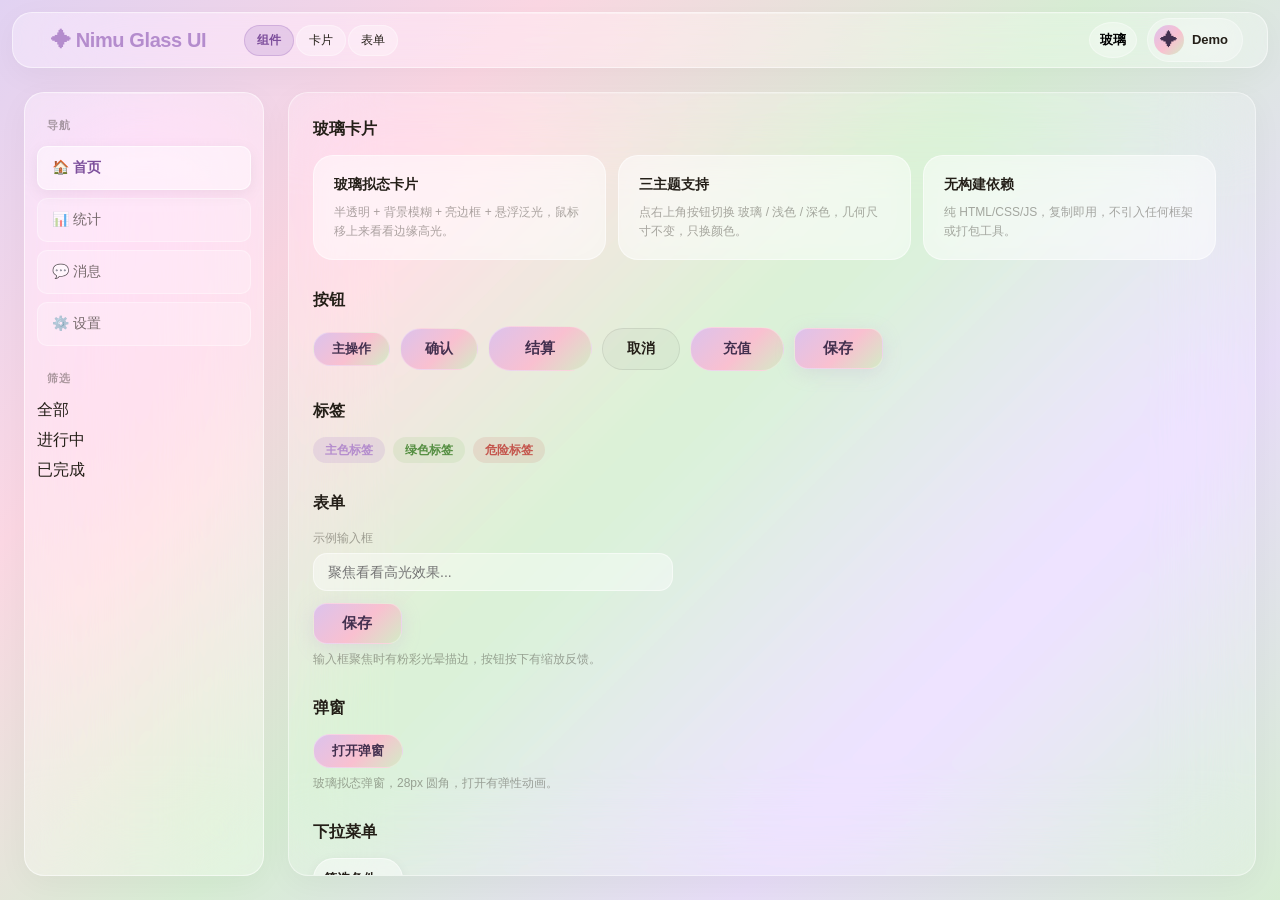
<file: index.html>
<!DOCTYPE html>
<html lang="zh-CN">
<head>
<meta charset="UTF-8">
<meta name="viewport" content="width=device-width, initial-scale=1.0">
<title>Nimu Glass UI — 三主题玻璃拟态演示</title>
<link rel="stylesheet" href="assets/nimu-glass.css">
<style>
/* 演示页专属布局（演示用，非 UI 体系的一部分） */
body{padding:0}
.demo-wrap{display:flex;flex-direction:column;height:100vh}
.demo-main{display:flex;flex:1;min-height:0;padding:12px;gap:12px}
.demo-side{width:240px;padding:16px 12px;overflow-y:auto}
.demo-content{flex:1;padding:24px;overflow-y:auto}
.section{margin-bottom:28px}
.section h2{font-size:16px;margin-bottom:14px;color:var(--text);font-weight:700}
.card-row{display:flex;gap:12px;flex-wrap:wrap;margin-bottom:12px}
.demo-card{padding:18px 20px;min-width:180px;flex:1}
.demo-card h4{margin-bottom:8px;font-size:14px;color:var(--text)}
.demo-card p{font-size:12px;color:var(--text-dim);line-height:1.6}
.btn-row{display:flex;gap:10px;flex-wrap:wrap;align-items:center}
.demo-field{margin-bottom:12px;max-width:360px}
.demo-field label{display:block;font-size:12px;color:var(--text-dim);margin-bottom:6px}
.demo-field input{width:100%;padding:10px 14px;background:rgba(255,255,255,.4);border:1px solid rgba(255,255,255,.5);border-radius:var(--radius-sm);color:var(--text);font-size:14px;outline:none;font-family:inherit}
.demo-field input:focus{border-color:rgba(180,140,205,.5);box-shadow:0 0 0 3px var(--accent-glow)}
.badge-row{display:flex;gap:8px;flex-wrap:wrap;margin-bottom:12px}
.demo-badge{padding:4px 12px;border-radius:var(--radius-pill);font-size:12px;font-weight:600}
.demo-badge.gold{background:rgba(180,140,205,.2);color:var(--accent)}
.demo-badge.teal{background:rgba(140,194,116,.15);color:var(--teal)}
.demo-badge.red{background:rgba(196,85,77,.12);color:var(--danger)}
.demo-tip{font-size:12px;color:var(--text-dim);margin-top:6px}
/* 弹窗演示 */
#demoModal .modal-panel{max-width:420px}
.demo-msg-list{display:flex;flex-direction:column;gap:8px;max-width:480px;background:rgba(255,255,255,.12);border-radius:var(--radius);padding:14px;border:1px solid rgba(255,255,255,.3)}
.demo-chat-input{margin-top:10px;max-width:480px}
.demo-chat-input .chat-input-area{padding:10px}
.demo-chat-input textarea{flex:1;border:none;outline:none;resize:none;font-size:13px;padding:8px 12px;border-radius:var(--radius-sm);background:rgba(255,255,255,.5);color:var(--text);font-family:inherit}
.demo-chat-input .chat-send{padding:0 18px;border:none;border-radius:var(--radius-sm);background:linear-gradient(135deg,#dcc2ec,#f9c0d0 55%,#d3ebc6);color:#43304f;font-weight:700;font-size:13px;cursor:pointer;font-family:inherit}
/* 登录演示 */
.demo-login-preview{max-width:360px;padding:28px}
.demo-login-preview .login-panel{margin:0}
/* 列表演示 */
.demo-table{max-width:520px}
.demo-table .row-item{padding:12px 16px}
.demo-table .row-item b{font-weight:600}
</style>
</head>
<body>

<canvas id="cursorGlow"></canvas>
<div class="app-container demo-wrap" id="app">
  <div class="topbar">
    <div class="topbar-left">
      <div class="topbar-logo">✦ Nimu Glass UI</div>
      <div class="topbar-nav">
        <button class="topbar-nav-btn active">组件</button>
        <button class="topbar-nav-btn">卡片</button>
        <button class="topbar-nav-btn">表单</button>
      </div>
    </div>
    <div class="topbar-right">
      <button class="icon-btn" id="themeToggle" title="切换主题" style="font-size:13px;font-weight:600;padding:0 10px;width:auto">玻璃</button>
      <div class="user-badge"><div class="user-avatar">✦</div><span class="user-name">Demo</span></div>
    </div>
  </div>
  <div class="main-layout demo-main">
    <div class="sidebar demo-side">
      <div class="sidebar-title">导航</div>
      <button class="game-btn active"><span class="game-label">🏠 首页</span></button>
      <button class="game-btn"><span class="game-label">📊 统计</span></button>
      <button class="game-btn"><span class="game-label">💬 消息</span></button>
      <button class="game-btn"><span class="game-label">⚙️ 设置</span></button>
      <div class="sidebar-title" style="margin-top:16px">筛选</div>
      <div class="oc-filter-btn active">全部</div>
      <div class="oc-filter-btn">进行中</div>
      <div class="oc-filter-btn">已完成</div>
    </div>
    <div class="main-content demo-content">
      <div class="section">
        <h2>玻璃卡片</h2>
        <div class="card-row">
          <div class="order-card demo-card">
            <h4>玻璃拟态卡片</h4>
            <p>半透明 + 背景模糊 + 亮边框 + 悬浮泛光，鼠标移上来看看边缘高光。</p>
          </div>
          <div class="order-card demo-card">
            <h4>三主题支持</h4>
            <p>点右上角按钮切换 玻璃 / 浅色 / 深色，几何尺寸不变，只换颜色。</p>
          </div>
          <div class="order-card demo-card">
            <h4>无构建依赖</h4>
            <p>纯 HTML/CSS/JS，复制即用，不引入任何框架或打包工具。</p>
          </div>
        </div>
      </div>
      <div class="section">
        <h2>按钮</h2>
        <div class="btn-row">
          <button class="btn-accept">主操作</button>
          <button class="btn-confirm">确认</button>
          <button class="btn-checkout">结算</button>
          <button class="btn-cancel">取消</button>
          <button class="btn-recharge">充值</button>
          <button class="btn-save" style="width:auto;padding:10px 28px">保存</button>
        </div>
      </div>
      <div class="section">
        <h2>标签</h2>
        <div class="badge-row">
          <span class="demo-badge gold">主色标签</span>
          <span class="demo-badge teal">绿色标签</span>
          <span class="demo-badge red">危险标签</span>
        </div>
      </div>
      <div class="section">
        <h2>表单</h2>
        <div class="demo-field"><label>示例输入框</label><input placeholder="聚焦看看高光效果..."></div>
        <div class="btn-row"><button class="btn-save" style="width:auto;padding:10px 28px">保存</button></div>
        <div class="demo-tip">输入框聚焦时有粉彩光晕描边，按钮按下有缩放反馈。</div>
      </div>
      <div class="section">
        <h2>弹窗</h2>
        <div class="btn-row">
          <button class="btn-accept" onclick="document.getElementById('demoModal').style.display='flex'">打开弹窗</button>
        </div>
        <div class="demo-tip">玻璃拟态弹窗，28px 圆角，打开有弹性动画。</div>
      </div>
      <div class="section">
        <h2>下拉菜单</h2>
        <div style="position:relative;display:inline-block" class="filter-dropdown">
          <button class="filter-dropdown-trigger" onclick="this.parentElement.classList.toggle('open')">筛选条件 <span class="filter-dropdown-arrow">▼</span></button>
          <div class="filter-dropdown-menu">
            <div class="filter-dropdown-item active">全部</div>
            <div class="filter-dropdown-item">推荐</div>
            <div class="filter-dropdown-item">最新</div>
          </div>
        </div>
      </div>
      <div class="section">
        <h2>聊天界面</h2>
        <div class="demo-msg-list">
          <div class="chat-msg received"><div class="chat-msg-avatar">🙋</div><div class="chat-msg-body"><div class="chat-msg-bubble">你好！请问这个怎么用？</div><div class="chat-msg-time">10:32</div></div></div>
          <div class="chat-msg sent"><div class="chat-msg-body"><div class="chat-msg-bubble">直接引入 nimu-glass.css 就能用了～</div><div class="chat-msg-time">10:33</div></div></div>
          <div class="chat-msg received"><div class="chat-msg-avatar">🙋</div><div class="chat-msg-body"><div class="chat-msg-bubble">太漂亮了，马上去试试！</div><div class="chat-msg-time">10:33</div></div></div>
        </div>
        <div class="demo-chat-input">
          <div class="chat-input-area"><textarea placeholder="输入消息..."></textarea><button class="chat-send">发送</button></div>
        </div>
      </div>
      <div class="section">
        <h2>登录页</h2>
        <div class="demo-login-preview">
          <div class="login-panel" style="animation:none">
            <div class="login-icon">✦</div>
            <h2 style="font-size:22px;margin-bottom:14px">欢迎回来</h2>
            <div class="login-field"><span class="field-icon">👤</span><input placeholder="用户名"></div>
            <div class="login-field"><span class="field-icon">🔒</span><input type="password" placeholder="密码"></div>
            <button class="login-btn">登 录</button>
          </div>
        </div>
      </div>
      <div class="section">
        <h2>列表</h2>
        <div class="demo-table">
          <div class="row-item"><span>📄 项目一</span><span class="spacer" style="flex:1"></span><span class="demo-badge teal" style="font-size:11px">进行中</span></div>
          <div class="row-item"><span>📄 项目二</span><span class="spacer" style="flex:1"></span><span class="demo-badge gold" style="font-size:11px">已完成</span></div>
          <div class="row-item"><span>📄 项目三</span><span class="spacer" style="flex:1"></span><span class="demo-badge red" style="font-size:11px">已关闭</span></div>
        </div>
      </div>
    </div>
  </div>
</div>

<!-- 弹窗演示 -->
<div class="modal-overlay" id="demoModal" style="display:none">
  <div class="modal-panel">
    <div class="modal-icon">✨</div>
    <h3>这是一个玻璃弹窗</h3>
    <p class="modal-detail" style="font-size:13px;color:var(--text-secondary)">半透明背景 + 40px 模糊 + 28px 圆角，带弹性入场动画。</p>
    <div class="modal-btns" style="justify-content:center">
      <button class="btn-cancel" onclick="document.getElementById('demoModal').style.display='none'">关闭</button>
      <button class="btn-confirm" onclick="document.getElementById('demoModal').style.display='none'">确认</button>
    </div>
  </div>
</div>

<script src="assets/liquid-glass.js"></script>
<script>
// ============ 光标泛光（可选特效） ============
(function () {
  var canvas = document.getElementById("cursorGlow");
  if (!canvas) return;
  var ctx = canvas.getContext("2d");
  var mx = -200, my = -200, tmx = -200, tmy = -200;
  var dpr = window.devicePixelRatio || 1;
  function resize() {
    canvas.width = window.innerWidth * dpr;
    canvas.height = window.innerHeight * dpr;
    canvas.style.width = window.innerWidth + "px";
    canvas.style.height = window.innerHeight + "px";
    ctx.scale(dpr, dpr);
  }
  resize();
  window.addEventListener("resize", resize);
  function drawGlow() {
    ctx.clearRect(0, 0, window.innerWidth, window.innerHeight);
    tmx += (mx - tmx) * 0.25;
    tmy += (my - tmy) * 0.25;
    var g = ctx.createRadialGradient(tmx, tmy, 0, tmx, tmy, 180);
    g.addColorStop(0, "rgba(255,255,255,0.15)");
    g.addColorStop(0.35, "rgba(255,255,255,0.04)");
    g.addColorStop(1, "rgba(255,255,255,0)");
    ctx.fillStyle = g;
    ctx.fillRect(tmx - 180, tmy - 180, 360, 360);
    requestAnimationFrame(drawGlow);
  }
  drawGlow();
  document.addEventListener("mousemove", function (e) { mx = e.clientX; my = e.clientY; }, { passive: true });
})();

// ============ 玻璃边缘高光（可选特效） ============
(function () {
  function applyEdgeGlow(p, rx, ry) {
    var isDark = document.body.classList.contains("dark-mode");
    var c = isDark ? "200,164,92" : "255,255,255";
    var op1 = isDark ? 0.7 : 0.85;
    var op2 = isDark ? 0.25 : 0.18;
    var et = 0, eb = 0, el = 0, er = 0;
    var dt = Math.abs(ry); if (dt <= 50) et = 1 - dt / 50;
    var db = Math.abs(ry - 100); if (db <= 50) eb = 1 - db / 50;
    var dl = Math.abs(rx); if (dl <= 50) el = 1 - dl / 50;
    var dr = Math.abs(rx - 100); if (dr <= 50) er = 1 - dr / 50;
    var shadows = [];
    if (et > 0.02) shadows.push("inset 0 2px 1px rgba(" + c + "," + (op1 * et).toFixed(3) + "),inset 0 8px 22px -8px rgba(" + c + "," + (op2 * et).toFixed(3) + ")");
    if (eb > 0.02) shadows.push("inset 0 -2px 1px rgba(" + c + "," + (op1 * eb).toFixed(3) + "),inset 0 -8px 22px -8px rgba(" + c + "," + (op2 * eb).toFixed(3) + ")");
    if (el > 0.02) shadows.push("inset 2px 0 1px rgba(" + c + "," + (op1 * el).toFixed(3) + "),inset 8px 0 22px -8px rgba(" + c + "," + (op2 * el).toFixed(3) + ")");
    if (er > 0.02) shadows.push("inset -2px 0 1px rgba(" + c + "," + (op1 * er).toFixed(3) + "),inset -8px 0 22px -8px rgba(" + c + "," + (op2 * er).toFixed(3) + ")");
    p.style.boxShadow = shadows.join(",") || "";
  }
  var raf = null, lx = -999, ly = -999;
  document.addEventListener("mousemove", function (e) {
    lx = e.clientX; ly = e.clientY;
    if (!raf) raf = requestAnimationFrame(update);
  }, { passive: true });
  function update() {
    raf = null;
    document.querySelectorAll(".glass-panel").forEach(function (p) {
      var r = p.getBoundingClientRect();
      if (r.width <= 0) { p.style.boxShadow = ""; return; }
      var rx = ((lx - r.left) / r.width) * 100;
      var ry = ((ly - r.top) / r.height) * 100;
      if (rx < -60 || rx > 160 || ry < -60 || ry > 160) { p.style.boxShadow = ""; return; }
      applyEdgeGlow(p, rx, ry);
    });
  }
  function ig() {
    var sc = ".sidebar,.main-content,.topbar,.order-card,.login-panel,.filter-dropdown-trigger,.filter-dropdown-menu,.modal-panel";
    document.querySelectorAll(sc).forEach(function (el) { if (!el.classList.contains("glass-panel")) el.classList.add("glass-panel"); });
  }
  if (document.readyState === "loading") document.addEventListener("DOMContentLoaded", ig); else ig();
  window._glassInit = ig;
})();

// ============ 三主题切换 ============
(function () {
  var themeBtn = document.getElementById("themeToggle");
  var theme = localStorage.getItem("nimu_theme") || "glass";
  function applyTheme() {
    document.body.classList.remove("light-mode", "dark-mode");
    if (theme === "glass") { if (themeBtn) themeBtn.textContent = "玻璃"; if (window._glassInit) window._glassInit(); }
    else if (theme === "light") { document.body.classList.add("light-mode"); if (themeBtn) themeBtn.textContent = "浅色"; }
    else { document.body.classList.add("dark-mode"); if (themeBtn) themeBtn.textContent = "深色"; }
    localStorage.setItem("nimu_theme", theme);
  }
  applyTheme();
  if (themeBtn) {
    themeBtn.addEventListener("click", function () {
      if (theme === "glass") theme = "light";
      else if (theme === "light") theme = "dark";
      else theme = "glass";
      applyTheme();
    });
  }
})();

// ============ 弹窗：点击遮罩关闭 ============
document.getElementById("demoModal").addEventListener("click", function (e) {
  if (e.target === this) this.style.display = "none";
});

// ============ 下拉菜单：点击外部关闭 ============
document.addEventListener("click", function (e) {
  document.querySelectorAll(".filter-dropdown").forEach(function (dd) {
    if (!dd.contains(e.target)) dd.classList.remove("open");
  });
});
</script>
</body>
</html>
</file>
<file: assets/nimu-glass.css>
*,*::before,*::after{margin:0;padding:0;box-sizing:border-box}
:root{--glass-bg:rgba(255,255,255,0.30);--glass-bg-hover:rgba(255,255,255,0.46);--glass-border:rgba(255,255,255,0.78);--glass-blur:blur(28px);--glass-shadow:0 8px 40px rgba(0,0,0,0.08);--glass-shadow-hover:0 16px 56px rgba(0,0,0,0.12);--accent:#b48ccd;--accent2:#f9c0d0;--accent-glow:rgba(226,138,194,0.32);--teal:#558f42;--teal-glow:rgba(85,143,66,0.28);--danger:#c4554d;--danger-glow:rgba(196,85,77,0.2);--grad-btn:linear-gradient(135deg,#dcc2ec,#f9c0d0 55%,#d3ebc6);--ink:#43304f;--text:#241f18;--text-secondary:rgba(36,31,24,0.62);--text-dim:rgba(36,31,24,0.38);--bg:#f4f2f6;--radius:20px;--radius-sm:14px;--radius-xs:10px;--radius-pill:100px;--spring:cubic-bezier(0.34,1.56,0.64,1);--ease-out:cubic-bezier(0.16,1,0.3,1)}
html{scroll-behavior:smooth;font-family:-apple-system,BlinkMacSystemFont,"SF Pro Display","SF Pro Text","PingFang SC","Microsoft YaHei",sans-serif;-webkit-font-smoothing:antialiased;color:var(--text)}
body{background:var(--bg);overflow:hidden;height:100vh;line-height:1.5}
.login-overlay{position:fixed;inset:0;z-index:10000;display:flex;align-items:center;justify-content:center;background:rgba(244,241,234,0.75);backdrop-filter:blur(12px);-webkit-backdrop-filter:blur(12px);transition:opacity .45s ease,visibility .45s ease}
.login-overlay.hidden{opacity:0;visibility:hidden;pointer-events:none}
.login-panel{background:#fff;border:1px solid rgba(0,0,0,0.06);border-radius:28px;padding:52px 44px;width:100%;max-width:440px;text-align:center;box-shadow:0 2px 20px rgba(0,0,0,0.06);animation:panelIn .6s var(--spring)}
@keyframes panelIn{from{opacity:0;transform:translateY(28px) scale(.96)}to{opacity:1;transform:translateY(0) scale(1)}}
@keyframes fadeIn{from{opacity:0}to{opacity:1}}
.login-icon{width:76px;height:76px;margin:0 auto 20px;background:linear-gradient(135deg,rgba(180,140,205,.15),rgba(249,192,208,.1));border:1px solid rgba(180,140,205,.2);border-radius:50%;display:flex;align-items:center;justify-content:center;font-size:36px}
.login-panel h2{font-size:26px;font-weight:700;letter-spacing:-.02em;margin-bottom:6px}
.login-tabs{display:flex;gap:0;margin-bottom:20px;background:rgba(0,0,0,.03);border-radius:var(--radius-pill);padding:3px}
.login-tab{flex:1;padding:8px 0;border:none;background:transparent;border-radius:var(--radius-pill);font-size:14px;font-weight:600;cursor:pointer;color:var(--text-secondary);transition:all .3s ease;font-family:inherit}
.login-tab.active{background:#fff;color:var(--accent);box-shadow:0 2px 8px rgba(0,0,0,.06)}
.login-tab:hover:not(.active){color:var(--text)}
.login-error{font-size:13px;color:var(--danger);margin-bottom:12px;display:none}
.login-field{position:relative;margin-bottom:14px}
.login-field .field-icon{position:absolute;left:16px;top:50%;transform:translateY(-50%);font-size:16px;pointer-events:none;z-index:1}
.login-field input{width:100%;padding:14px 16px 14px 44px;background:#faf8fb;border:1px solid rgba(0,0,0,.08);border-radius:var(--radius-sm);color:var(--text);font-size:15px;outline:none;transition:all .3s ease}
.login-field input:focus{border-color:rgba(180,140,205,.5);box-shadow:0 0 0 3px var(--accent-glow)}
.login-field input::placeholder{color:var(--text-dim)}
.login-btn{width:100%;padding:15px;background:linear-gradient(135deg,#dcc2ec,#f9c0d0 55%,#d3ebc6);color:#43304f;border:none;border-radius:var(--radius-sm);font-size:16px;font-weight:700;cursor:pointer;letter-spacing:.02em;transition:all .3s var(--spring);margin-top:8px;font-family:inherit}
.login-btn:hover{background:linear-gradient(135deg,#dcc2ec,#f9c0d0 55%,#d3ebc6);transform:translateY(-1px);box-shadow:0 4px 16px var(--accent-glow)}
.login-btn:active{transform:scale(.97)}
.login-hint{font-size:12px;color:var(--text-dim);margin-top:20px}
.app-container{display:flex;flex-direction:column;height:100vh;overflow:hidden;padding:0}
.topbar{position:relative;z-index:100;height:56px;display:flex;align-items:center;justify-content:space-between;padding:0 24px;background:rgba(255,255,255,.5);backdrop-filter:blur(30px) saturate(1.8);-webkit-backdrop-filter:blur(30px) saturate(1.8);flex-shrink:0}
.topbar-left{display:flex;align-items:center;gap:4px}
.topbar-logo{font-size:20px;font-weight:800;letter-spacing:-.02em;color:var(--accent);cursor:pointer;padding:6px 14px;border-radius:8px;text-decoration:none;transition:background .2s ease;user-select:none}
.topbar-logo:hover{background:rgba(0,0,0,.03)}
.topbar-nav{display:flex;align-items:center;gap:2px;margin-left:20px}
.topbar-nav-btn{display:flex;align-items:center;gap:4px;padding:5px 10px;border:none;background:transparent;border-radius:var(--radius-pill);font-size:12px;font-weight:500;color:var(--text-secondary);cursor:pointer;transition:all .3s ease;font-family:inherit;white-space:nowrap}
.topbar-nav-btn:hover{background:rgba(0,0,0,.03);color:var(--text)}
.topbar-nav-btn.active{background:rgba(180,140,205,.15);color:var(--accent);font-weight:700}
.topbar-nav-btn .badge{display:inline-flex;align-items:center;justify-content:center;min-width:18px;height:18px;padding:0 5px;border-radius:9px;background:var(--danger);color:#fff;font-size:10px;font-weight:700}
.topbar-right{display:flex;align-items:center;gap:10px;position:relative}
.topbar-balance{display:flex;align-items:center;gap:14px;padding:6px 16px;background:rgba(255,255,255,.45);backdrop-filter:blur(12px);-webkit-backdrop-filter:blur(12px);border:1px solid rgba(0,0,0,.06);border-radius:var(--radius-pill);font-size:13px;font-weight:600}
.topbar-balance .bal-item{display:flex;align-items:center;gap:4px}
.topbar-balance .bal-label{font-size:10px;color:var(--text-dim);font-weight:400}
.topbar-balance .bal-val{font-weight:700;color:var(--text)}


.icon-btn{width:36px;height:36px;border:none;background:rgba(255,255,255,.4);backdrop-filter:blur(8px);-webkit-backdrop-filter:blur(8px);border:1px solid rgba(0,0,0,.06);border-radius:50%;font-size:18px;cursor:pointer;display:flex;align-items:center;justify-content:center;transition:all .3s ease;position:relative}
.icon-btn:hover{background:rgba(255,255,255,.6);transform:scale(1.05)}
.icon-btn.has-notify::after{content:'';position:absolute;top:4px;right:4px;width:9px;height:9px;background:var(--danger);border-radius:50%;border:2px solid rgba(255,255,255,.8)}












.user-badge{display:flex;align-items:center;gap:8px;padding:6px 14px 6px 6px;background:rgba(255,255,255,.2);backdrop-filter:blur(24px) saturate(1.2);-webkit-backdrop-filter:blur(24px) saturate(1.2);border:1px solid rgba(255,255,255,.35);border-radius:var(--radius-pill);cursor:pointer;transition:all .3s ease}
.user-badge:hover{background:rgba(255,255,255,.65);transform:translateY(-1px)}
.user-avatar{width:30px;height:30px;border-radius:50%;background:linear-gradient(135deg,#dcc2ec,#f9c0d0 55%,#d3ebc6);display:flex;align-items:center;justify-content:center;font-size:18px;color:#43304f;flex-shrink:0}
.user-name{font-size:13px;font-weight:600;max-width:120px;overflow:hidden;text-overflow:ellipsis;white-space:nowrap}
.settings-dropdown{position:absolute;top:calc(100% + 8px);right:4px;background:rgba(255,255,255,.85);backdrop-filter:blur(40px) saturate(1.8);-webkit-backdrop-filter:blur(40px) saturate(1.8);border:1px solid rgba(255,255,255,.6);border-radius:var(--radius-sm);padding:6px 0;min-width:180px;box-shadow:0 12px 40px rgba(0,0,0,.1);opacity:0;visibility:hidden;transform:translateY(-8px);transition:all .25s var(--ease-out);z-index:101}
.settings-dropdown.show{opacity:1;visibility:visible;transform:translateY(0)}
.dropdown-item{display:flex;align-items:center;gap:10px;padding:10px 18px;font-size:14px;color:var(--text);cursor:pointer;transition:background .2s ease}
.dropdown-item:hover{background:rgba(0,0,0,.03)}
.dropdown-item.danger{color:var(--danger)}
.dropdown-item.danger:hover{background:rgba(196,85,77,.08)}
.dropdown-divider{height:1px;background:rgba(0,0,0,.06);margin:4px 0}
.main-layout{display:flex;flex:1;min-height:0;overflow:hidden}
.sidebar{width:220px;padding:20px 14px;background:rgba(255,255,255,.18);backdrop-filter:blur(44px) saturate(1.6);-webkit-backdrop-filter:blur(44px) saturate(1.6);display:flex;flex-direction:column;gap:6px;overflow-y:auto;flex-shrink:0}
.sidebar-title{font-size:11px;font-weight:700;text-transform:uppercase;letter-spacing:.06em;color:var(--text-dim);padding:0 10px;margin:8px 0 6px}
.game-btn{display:flex;align-items:center;gap:10px;padding:10px 14px;border:none;background:transparent;border-radius:var(--radius-xs);font-size:14px;font-weight:500;color:var(--text-secondary);cursor:pointer;transition:all .3s ease;font-family:inherit;text-align:left;width:100%}
.game-btn:hover{background:rgba(255,255,255,.42)!important;border-color:rgba(255,255,255,.55)!important;color:var(--text)!important;box-shadow:0 3px 14px rgba(0,0,0,.06)!important}
.game-btn.active{background:rgba(255,255,255,.48)!important;color:var(--accent)!important;font-weight:700!important;border-color:rgba(255,255,255,.55)!important;box-shadow:0 4px 16px rgba(0,0,0,.06)!important}
.game-btn .game-icon{font-size:18px}
.game-btn 
.game-btn:disabled{cursor:default;pointer-events:none}
.main-content{flex:1;padding:24px 32px;overflow-y:auto;min-width:0;scrollbar-gutter:stable}
.section-header{display:flex;align-items:center;gap:14px;margin-bottom:20px}



body.light-mode .oc-cart-entry{background:rgba(0,0,0,.03);border-color:rgba(0,0,0,.08)}
body.dark-mode .oc-cart-entry{background:rgba(255,255,255,.06);border-color:rgba(255,255,255,.1);color:#f4f1ea}
.section-header-icon{font-size:28px;flex-shrink:0;width:44px;height:44px;display:flex;align-items:center;justify-content:center;background:rgba(255,255,255,.35);backdrop-filter:blur(12px);-webkit-backdrop-filter:blur(12px);border-radius:12px;border:1px solid rgba(255,255,255,.4)}
.section-title{font-size:20px;font-weight:700;letter-spacing:-.02em}
.section-subtitle{font-size:13px;color:var(--text-dim);margin-top:4px}
.hidden-view{display:none}

.search-bar{display:flex!important;align-items:center;gap:6px;margin-bottom:16px}
.search-input{flex:1!important;min-width:120px;padding:10px 16px;background:rgba(255,255,255,.25);border:1px solid rgba(0,0,0,.06);border-radius:var(--radius-pill);font-size:13px;color:var(--text);outline:none;font-family:inherit;transition:all .2s ease;height:42px;line-height:1.4;box-sizing:border-box}
.search-input:focus{border-color:rgba(180,140,205,.5);box-shadow:0 0 0 2px rgba(180,140,205,.15)}
.search-input::placeholder{color:var(--text-dim)}.search-btn{padding:10px 16px;background:linear-gradient(135deg,#dcc2ec,#f9c0d0 55%,#d3ebc6);backdrop-filter:blur(10px);-webkit-backdrop-filter:blur(10px);color:#43304f;border:1px solid rgba(255,255,255,.3);border-radius:var(--radius-pill);font-size:13px;font-weight:600;cursor:pointer;transition:all .2s ease;font-family:inherit;white-space:nowrap;height:42px;line-height:1.4;flex-shrink:0;box-sizing:border-box}
.search-btn:hover{background:linear-gradient(135deg,#dcc2ec,#f9c0d0 55%,#d3ebc6);transform:translateY(-1px)}
.search-btn:active{transform:scale(.97)}
.filter-group{display:flex;gap:2px;flex-shrink:0!important;align-items:center}
.filter-select{display:none;padding:10px 32px 10px 14px;background:rgba(255,255,255,.4);backdrop-filter:blur(20px) saturate(1.6);-webkit-backdrop-filter:blur(20px) saturate(1.6);border:1px solid rgba(255,255,255,.55);border-radius:var(--radius-pill);font-size:12px;font-weight:600;color:var(--text);cursor:pointer;font-family:inherit;outline:none;appearance:none;-webkit-appearance:none;background-image:url("data:image/svg+xml,%3Csvg xmlns='http://www.w3.org/2000/svg' width='12' height='12' viewBox='0 0 12 12'%3E%3Cpath d='M2 4l4 4 4-4' stroke='%23888' stroke-width='1.8' fill='none' stroke-linecap='round' stroke-linejoin='round'/%3E%3C/svg%3E");background-repeat:no-repeat;background-position:right 10px center;transition:all .25s ease;box-shadow:0 2px 12px rgba(0,0,0,.05);box-sizing:border-box}
.filter-select:hover{border-color:rgba(180,140,205,.6);box-shadow:0 4px 20px rgba(180,140,205,.18);background:rgba(255,255,255,.6);transform:translateY(-1px)}
.filter-select:focus{border-color:var(--accent);box-shadow:0 0 0 3px var(--accent-glow)}
/* Custom Filter Dropdown */
.filter-dropdown{position:relative;flex-shrink:0!important;display:flex;align-items:center;height:42px}
.filter-dropdown-trigger{display:flex;align-items:center;gap:4px;padding:10px 10px;background:rgba(255,255,255,.4);backdrop-filter:blur(20px) saturate(1.6);-webkit-backdrop-filter:blur(20px) saturate(1.6);border:1px solid rgba(255,255,255,.55);border-radius:var(--radius-pill);font-size:13px;font-weight:600;color:var(--text);cursor:pointer;font-family:inherit;outline:none;transition:all .25s ease;box-shadow:0 2px 12px rgba(0,0,0,.05);white-space:nowrap;user-select:none;height:42px;line-height:1.4;box-sizing:border-box}
.filter-dropdown-trigger:hover{border-color:rgba(180,140,205,.5);box-shadow:0 4px 20px rgba(180,140,205,.15);background:rgba(255,255,255,.65);transform:translateY(-1px)}
.filter-dropdown.open .filter-dropdown-trigger{border-color:rgba(180,140,205,.5);box-shadow:0 4px 16px rgba(180,140,205,.15);background:rgba(255,255,255,.55)}
.filter-dropdown-arrow{font-size:10px;color:var(--text-dim);transition:transform .25s ease;line-height:1;display:inline-flex;align-items:center}
.filter-dropdown.open .filter-dropdown-arrow{transform:rotate(180deg)}
.filter-dropdown-menu{position:absolute;top:calc(100% + 6px);left:0;min-width:100%;background:rgba(255,255,255,.55);backdrop-filter:blur(44px) saturate(2);-webkit-backdrop-filter:blur(44px) saturate(2);border:1px solid rgba(255,255,255,.6);border-radius:var(--radius-sm);padding:6px;box-shadow:0 12px 40px rgba(0,0,0,.1);opacity:0;visibility:hidden;transform:translateY(-6px);transition:all .25s var(--ease-out);z-index:999;overflow:hidden}
.filter-dropdown.open .filter-dropdown-menu{opacity:1;visibility:visible;transform:translateY(0)}
.filter-dropdown-item{padding:8px 14px;font-size:12px;font-weight:500;color:var(--text);cursor:pointer;border-radius:6px;transition:all .15s ease;white-space:nowrap}
.filter-dropdown-item:hover{background:rgba(180,140,205,.12);color:#8f63ab}
.filter-dropdown-item.active{background:rgba(180,140,205,.18);color:#8f63ab;font-weight:700}
body.dark-mode .filter-dropdown-trigger{background:rgba(255,255,255,0.1)!important;backdrop-filter:blur(20px) saturate(1.6)!important;-webkit-backdrop-filter:blur(20px) saturate(1.6)!important;border:1px solid rgba(255,255,255,0.2)!important;color:rgba(244,241,234,0.9)!important;box-shadow:0 2px 12px rgba(0,0,0,.2)!important}
body.dark-mode .filter-dropdown-trigger:hover{border-color:rgba(180,140,205,.5)!important}
body.dark-mode .filter-dropdown-menu{background:rgba(35,36,40,.95)!important;border:1px solid rgba(255,255,255,0.15)!important;box-shadow:0 12px 40px rgba(0,0,0,.4)!important}
body.dark-mode .filter-dropdown-item{color:rgba(244,241,234,0.8)!important}
body.dark-mode .filter-dropdown-item:hover{background:rgba(180,140,205,.15)!important}
body.dark-mode .filter-dropdown-item.active{background:rgba(180,140,205,.22)!important}





.order-grid{display:grid;grid-template-columns:repeat(auto-fill,minmax(340px,1fr));gap:16px}
.order-card{background:rgba(255,255,255,.45);backdrop-filter:blur(20px);-webkit-backdrop-filter:blur(20px);border:1px solid rgba(255,255,255,.5);border-radius:var(--radius);padding:20px;transition:transform .3s var(--spring),box-shadow .3s ease;position:relative;display:flex;flex-direction:column}
.order-card:hover{transform:translateY(-2px);box-shadow:var(--glass-shadow-hover)}
.order-card.urgent{border-color:rgba(196,85,77,.3);background:rgba(255,240,238,.5)}

.game-tag{display:inline-block;font-size:11px;padding:2px 8px;background:rgba(180,140,205,.15);color:var(--accent);border-radius:6px;font-weight:600;margin-bottom:8px}
.order-title{font-size:16px;font-weight:700;margin-bottom:6px}
.order-desc{font-size:13px;color:var(--text-secondary);margin-bottom:10px;line-height:1.5}
.order-meta{display:flex;flex-wrap:wrap;gap:6px;margin-bottom:12px}
.order-tag{font-size:11px;padding:3px 8px;background:rgba(0,0,0,.04);border-radius:6px;color:var(--text-secondary)}
.order-footer{display:flex;align-items:center;justify-content:space-between;padding-top:12px;border-top:1px solid rgba(0,0,0,.04)}
.order-price{font-size:22px;font-weight:700;color:var(--accent)}
.order-deadline{font-size:12px;color:var(--text-dim)}
.btn-accept{padding:7px 18px;border-radius:var(--radius-pill);font-size:13px;font-weight:600;cursor:pointer;background:linear-gradient(135deg,#dcc2ec,#f9c0d0 55%,#d3ebc6);backdrop-filter:blur(10px);-webkit-backdrop-filter:blur(10px);color:#43304f;border:1px solid rgba(255,255,255,.3);transition:all .3s var(--spring);font-family:inherit}
.btn-accept:hover{background:linear-gradient(135deg,#dcc2ec,#f9c0d0 55%,#d3ebc6);transform:translateY(-2px);box-shadow:0 6px 20px var(--teal-glow)}
.btn-accept:active{transform:scale(.95)}



























.total-price{font-size:26px;font-weight:700;color:var(--accent);letter-spacing:-.03em}
.btn-checkout{padding:12px 36px;border-radius:var(--radius-pill);font-size:15px;font-weight:700;cursor:pointer;background:linear-gradient(135deg,#dcc2ec,#f9c0d0 55%,#d3ebc6);backdrop-filter:blur(10px);-webkit-backdrop-filter:blur(10px);color:#43304f;border:1px solid rgba(255,255,255,.3);transition:all .3s var(--spring);font-family:inherit}
.btn-checkout:hover{background:linear-gradient(135deg,#dcc2ec,#f9c0d0 55%,#d3ebc6);transform:translateY(-2px);box-shadow:0 8px 24px var(--accent-glow)}
.btn-checkout:active{transform:scale(.95)}

.form-group{margin-bottom:16px}
.form-group label{display:block;font-size:12px;font-weight:600;text-transform:uppercase;letter-spacing:.05em;color:var(--text-dim);margin-bottom:6px}
.form-group input,.form-group textarea,.form-group select{width:100%;padding:12px 16px;background:rgba(255,255,255,.6);border:1px solid rgba(0,0,0,.08);border-radius:var(--radius-xs);color:var(--text);font-size:14px;outline:none;font-family:inherit;resize:vertical;transition:border-color .3s ease,box-shadow .3s ease}
.form-group input:focus,.form-group textarea:focus,.form-group select:focus{border-color:rgba(180,140,205,.5);box-shadow:0 0 0 3px var(--accent-glow)}


.form-row{display:grid;grid-template-columns:1fr 1fr;gap:14px}
.btn-save,.btn-submit{width:100%;padding:14px;border-radius:var(--radius-sm);font-size:15px;font-weight:700;cursor:pointer;color:#43304f;border:1px solid rgba(255,255,255,.3);font-family:inherit;transition:all .3s var(--spring);letter-spacing:.02em}
.btn-save{background:linear-gradient(135deg,#dcc2ec,#f9c0d0 55%,#d3ebc6);backdrop-filter:blur(12px);-webkit-backdrop-filter:blur(12px);box-shadow:0 4px 20px rgba(180,140,205,.2)}
.btn-submit{background:linear-gradient(135deg,#dcc2ec,#f9c0d0 55%,#d3ebc6);backdrop-filter:blur(12px);-webkit-backdrop-filter:blur(12px)}
.btn-save:hover,.btn-submit:hover{transform:translateY(-2px);box-shadow:0 8px 30px rgba(0,0,0,.15)}
.btn-save:hover{background:linear-gradient(135deg,#dcc2ec,#f9c0d0 55%,#d3ebc6)}
.btn-submit:hover{background:linear-gradient(135deg,#dcc2ec,#f9c0d0 55%,#d3ebc6)}
.btn-save:active,.btn-submit:active{transform:translateY(0) scale(.97)}
.btn-pwd{background:rgba(140,194,116,.55)!important;backdrop-filter:blur(12px)!important;-webkit-backdrop-filter:blur(12px)!important;box-shadow:0 4px 20px rgba(140,194,116,.2)!important;margin-top:10px!important}
.empty-state{text-align:center;padding:56px 24px;color:var(--text-dim)}
.empty-icon{font-size:44px;margin-bottom:14px;opacity:.5}
.empty-state p{font-size:15px;margin-bottom:6px}
.empty-hint{font-size:13px;color:var(--text-dim);opacity:.7}
.toast{position:fixed;top:24px;left:50%;transform:translateX(-50%);z-index:10001;padding:12px 24px;border-radius:var(--radius-pill);font-size:14px;font-weight:600;background:rgba(255,255,255,.8);backdrop-filter:blur(30px);-webkit-backdrop-filter:blur(30px);border:1px solid var(--glass-border);color:var(--text);box-shadow:0 8px 32px rgba(0,0,0,.1);animation:toastIn .4s var(--spring);pointer-events:none;white-space:nowrap}
@keyframes toastIn{from{opacity:0;transform:translateX(-50%) translateY(-16px)}to{opacity:1;transform:translateX(-50%) translateY(0)}}
.modal-overlay{position:fixed;inset:0;z-index:9999;display:flex;align-items:center;justify-content:center;background:rgba(244,241,234,.6);backdrop-filter:blur(8px);-webkit-backdrop-filter:blur(8px);animation:fadeIn .3s ease}
.modal-panel{background:rgba(255,255,255,.3);backdrop-filter:blur(40px) saturate(1.8);-webkit-backdrop-filter:blur(40px) saturate(1.8);border:1px solid rgba(255,255,255,.6);border-radius:28px;padding:40px;width:100%;max-width:460px;text-align:center;box-shadow:0 24px 80px rgba(0,0,0,.08);animation:panelIn .5s var(--spring);max-height:90vh;overflow-y:auto}
.modal-panel.wide{max-width:520px;text-align:left}
.modal-icon{font-size:44px;margin-bottom:12px}
.modal-panel h3{font-size:20px;font-weight:700;margin-bottom:6px}
.modal-detail{font-size:14px;color:var(--text-secondary);margin-bottom:20px}
.modal-amount{font-size:28px;font-weight:700;color:var(--accent);margin-bottom:20px}
.modal-btns{display:flex;gap:10px;justify-content:center}
.btn-cancel{padding:11px 24px;border-radius:var(--radius-pill);font-size:14px;font-weight:600;cursor:pointer;background:rgba(0,0,0,.03);border:1px solid rgba(0,0,0,.08);color:var(--text);transition:all .3s ease;font-family:inherit}
.btn-cancel:hover{background:rgba(0,0,0,.06)}
.btn-confirm{padding:11px 24px;border-radius:var(--radius-pill);font-size:14px;font-weight:600;cursor:pointer;background:linear-gradient(135deg,#dcc2ec,#f9c0d0 55%,#d3ebc6);backdrop-filter:blur(10px);-webkit-backdrop-filter:blur(10px);color:#43304f;border:1px solid rgba(255,255,255,.3);transition:all .3s var(--spring);font-family:inherit}
.btn-confirm:hover{background:linear-gradient(135deg,#dcc2ec,#f9c0d0 55%,#d3ebc6);transform:translateY(-2px);box-shadow:0 6px 24px var(--teal-glow)}
.btn-confirm:active{transform:scale(.95)}
.avatar-picker{display:flex;align-items:center;gap:16px;margin-bottom:6px}
.avatar-preview{width:64px;height:64px;border-radius:50%;background:linear-gradient(135deg,#dcc2ec,#f9c0d0 55%,#d3ebc6);display:flex;align-items:center;justify-content:center;font-size:28px;font-weight:700;color:#43304f;flex-shrink:0}










.profile-divider{height:1px;background:rgba(0,0,0,.05);margin:20px 0}
.profile-form{display:flex;flex-direction:column}



.tier-select-list{display:flex;flex-direction:column;gap:8px}



.tier-opt-label{font-size:14px;font-weight:500}
.tier-opt-price{font-size:16px;font-weight:700;color:var(--accent)}
.qty-control{display:inline-flex;align-items:center;gap:0;border-radius:var(--radius-xs);overflow:hidden;border:1px solid rgba(0,0,0,.08)}
.qty-btn{width:36px;height:36px;border:none;background:rgba(0,0,0,.03);cursor:pointer;font-size:18px;display:flex;align-items:center;justify-content:center;color:var(--text);font-family:inherit}
.qty-btn:hover{background:rgba(0,0,0,.06)}
.qty-control span{width:40px;text-align:center;font-weight:600;font-size:14px}
.order-center-layout{display:flex;gap:20px;height:100%}



























.status-open{background:rgba(140,194,116,.15);color:var(--teal)}
.status-accepted{background:rgba(180,140,205,.15);color:var(--accent)}
.status-completed{background:rgba(100,200,100,.15);color:#4a9}.status-reviewing{background:rgba(180,140,205,.15);color:var(--accent)}
.status-refunded{background:rgba(0,0,0,.06);color:var(--text-dim)}













.btn-recharge{padding:12px 32px;border-radius:var(--radius-pill);font-size:14px;font-weight:700;cursor:pointer;background:linear-gradient(135deg,#dcc2ec,#f9c0d0 55%,#d3ebc6);backdrop-filter:blur(12px);-webkit-backdrop-filter:blur(12px);color:#43304f;border:1px solid rgba(255,255,255,.3);transition:all .3s var(--spring);font-family:inherit;white-space:nowrap}
.btn-recharge:hover{background:linear-gradient(135deg,#dcc2ec,#f9c0d0 55%,#d3ebc6);transform:translateY(-2px);box-shadow:0 6px 24px var(--accent-glow)}
.btn-recharge:active{transform:scale(.95)}




.fee-notice{font-size:13px;color:var(--teal);margin-bottom:16px;padding:8px 12px;background:rgba(140,194,116,.08);border-radius:var(--radius-xs);line-height:1.6}

/* === WebGL + Glass + Glow === */
html{background:transparent}
body{background:linear-gradient(135deg,#e1d2f2 0%,#fbd7e3 25%,#d7edd4 50%,#e7dcf7 75%,#d7edd4 100%)!important;background-attachment:fixed!important}
#liquid-glass-bg{display:none !important}
:root{--glass-blur-strong:blur(60px) saturate(2);--glass-blur:blur(40px) saturate(1.8);--glass-highlight:rgba(255,255,255,0.95);--edge-bright:rgba(255,255,255,0.9);--bg:#f4f2f6}
.login-overlay{z-index:10000!important}
.toast{z-index:10001!important}
.settings-dropdown,.notify-dropdown{z-index:101!important}
.login-overlay{background:rgba(245,243,238,0.92)!important;backdrop-filter:blur(20px);-webkit-backdrop-filter:blur(20px)}
.modal-panel{backdrop-filter:var(--glass-blur-strong);-webkit-backdrop-filter:var(--glass-blur-strong);border:1px solid rgba(255,255,255,0.6);box-shadow:0 8px 32px rgba(0,0,0,0.05);background:rgba(255,255,255,0.42)}
.modal-overlay{background:rgba(0,0,0,0.25);backdrop-filter:blur(12px);-webkit-backdrop-filter:blur(12px)}
.login-panel{background:#fff!important;border:1px solid rgba(0,0,0,0.06)!important;box-shadow:0 2px 20px rgba(0,0,0,0.06)!important}
.order-card,.svc-card{transition:transform 0.35s cubic-bezier(0.22,0.61,0.36,1),box-shadow 0.3s ease}.order-card:hover,.svc-card:hover{box-shadow:inset 0 0 0 2px rgba(255,255,255,0.8),0 16px 48px rgba(0,0,0,0.07)}
.order-card:hover,.svc-card:hover{transform:translateY(-2px)}
/* Glass panels */
.sidebar{background:rgba(255,255,255,.35);backdrop-filter:blur(50px) saturate(1.8)!important;-webkit-backdrop-filter:blur(50px) saturate(1.8)!important;border:1px solid rgba(255,255,255,.55)!important;border-radius:20px!important;margin:12px 6px 12px 12px!important;box-shadow:0 8px 32px rgba(0,0,0,.04);position:relative!important;z-index:1!important}
.sidebar::before{content:"";position:absolute;top:0;left:8px;right:8px;height:1px;background:linear-gradient(90deg,transparent,rgba(255,255,255,.85),transparent);opacity:.5;z-index:1;pointer-events:none}
.topbar{background:rgba(255,255,255,.32);backdrop-filter:blur(50px) saturate(1.8)!important;-webkit-backdrop-filter:blur(50px) saturate(1.8)!important;border:1px solid rgba(255,255,255,.5)!important;border-radius:20px!important;margin:12px 12px 0 12px!important;box-shadow:0 8px 32px rgba(0,0,0,.04)}.topbar::before{content:"";position:absolute;top:0;left:12px;right:12px;height:1px;background:linear-gradient(90deg,transparent,rgba(255,255,255,.85),transparent);opacity:.45;z-index:1;pointer-events:none}
.game-btn{width:100%!important;border:1px solid rgba(255,255,255,.35)!important;background:rgba(255,255,255,.22)!important;border-radius:10px!important;padding:12px 14px!important;margin-bottom:2px}
.game-btn:hover{background:rgba(255,255,255,.5)!important;border-color:rgba(255,255,255,.7)!important;box-shadow:0 4px 20px rgba(0,0,0,.06)}
.game-btn.active{background:rgba(255,255,255,.4)!important;backdrop-filter:blur(36px) saturate(1.8)!important;-webkit-backdrop-filter:blur(36px) saturate(1.8)!important;border-color:rgba(255,255,255,.6)!important;color:#7d4f9c!important;font-weight:700!important}
.topbar-nav-btn{border:1px solid rgba(255,255,255,.35)!important;background:rgba(255,255,255,.25)!important;backdrop-filter:blur(24px) saturate(1.2)!important;-webkit-backdrop-filter:blur(24px) saturate(1.2)!important;color:var(--text)!important;font-size:12px!important;padding:6px 12px!important;white-space:nowrap!important}
.topbar-nav-btn:hover{background:rgba(255,255,255,.45)!important;border-color:rgba(255,255,255,.55)!important;box-shadow:0 4px 16px rgba(0,0,0,.06);color:var(--text)!important}
.topbar-nav-btn.active{background:rgba(180,140,205,.28)!important;backdrop-filter:blur(36px) saturate(1.6)!important;-webkit-backdrop-filter:blur(36px) saturate(1.6)!important;border-color:rgba(180,140,205,.45)!important;color:#7d4f9c!important;font-weight:700!important}
.icon-btn{border:1px solid rgba(255,255,255,.35);background:rgba(255,255,255,.2);backdrop-filter:blur(14px);-webkit-backdrop-filter:blur(14px)}



/* Layout z-index fix */
.main-layout{position:relative!important;z-index:3!important;overflow:visible!important}
.main-content{position:relative!important;z-index:3!important;background:rgba(255,255,255,.22);backdrop-filter:blur(44px) saturate(1.6)!important;-webkit-backdrop-filter:blur(44px) saturate(1.6)!important;border:1px solid rgba(255,255,255,.45)!important;border-radius:20px!important;margin:12px 12px 12px 6px!important;box-shadow:0 8px 32px rgba(0,0,0,.04);overflow-y:auto!important}.main-content::before{content:"";position:absolute;top:0;left:12px;right:12px;height:1px;background:linear-gradient(90deg,transparent,rgba(255,255,255,.7),transparent);opacity:.35;z-index:1;pointer-events:none}
/* Glass glow — single global cursor */
#cursorGlow{position:fixed;inset:0;pointer-events:none;z-index:9999}

.qty-btn{border:1px solid rgba(255,255,255,.4)!important;background:rgba(255,255,255,.3)!important;border-radius:8px!important;cursor:pointer;width:36px!important;height:36px!important;display:flex!important;align-items:center!important;justify-content:center!important;font-size:18px!important;font-weight:600!important;color:var(--text)!important;transition:all .2s ease!important;font-family:inherit!important}
.qty-btn:hover{background:rgba(255,255,255,.5)!important;border-color:rgba(255,255,255,.7)!important;box-shadow:0 4px 16px rgba(0,0,0,.06)!important}





/* === Light Mode Overrides === */
body.light-mode{background:#ffffff!important} body.light-mode .search-input{background:#fff!important;border:1px solid rgba(0,0,0,.12)!important} body.light-mode .search-btn{background:linear-gradient(135deg,#dcc2ec,#f9c0d0 55%,#d3ebc6);border:none!important;color:#43304f!important;backdrop-filter:none!important;-webkit-backdrop-filter:none!important} body.light-mode .search-input::placeholder{color:rgba(0,0,0,.35)!important}
body.light-mode .login-overlay{background:rgba(244,241,234,0.75)!important;backdrop-filter:none!important;-webkit-backdrop-filter:none!important}

 
body.light-mode .modal-panel{background:rgba(255,255,255,.92)!important;backdrop-filter:none!important;-webkit-backdrop-filter:none!important;border:1px solid rgba(0,0,0,.08)!important;box-shadow:0 16px 48px rgba(0,0,0,.12)!important}
body.light-mode .glass-panel{box-shadow:none!important}
body.light-mode #cursorGlow{display:none!important}
body.light-mode .game-btn{background:transparent!important;border:1px solid transparent!important;backdrop-filter:none!important;-webkit-backdrop-filter:none!important;color:var(--text-secondary)!important;box-shadow:none!important}
body.light-mode .game-btn:hover{background:rgba(0,0,0,.04)!important;border-color:rgba(0,0,0,.06)!important;color:var(--text)!important}
body.light-mode .game-btn.active{background:rgba(180,140,205,.12)!important;color:var(--accent)!important;border-color:rgba(180,140,205,.32)!important}
body.light-mode .topbar-nav-btn{background:transparent!important;border:1px solid transparent!important;backdrop-filter:none!important;-webkit-backdrop-filter:none!important;color:var(--text-secondary)!important}
body.light-mode .topbar-nav-btn:hover{background:rgba(0,0,0,.04)!important;border-color:rgba(0,0,0,.06)!important;color:var(--text)!important;box-shadow:none!important}
body.light-mode .topbar-nav-btn.active{background:rgba(180,140,205,.14)!important;color:var(--accent)!important;border-color:rgba(180,140,205,.32)!important;box-shadow:none!important}
body.light-mode .order-card,.light-mode .svc-card,.light-mode .cart-item,.light-mode .recharge-card{background:rgba(255,255,255,.92)!important;backdrop-filter:none!important;-webkit-backdrop-filter:none!important;border:1px solid rgba(0,0,0,.06)!important}
body.light-mode .oc-order-item{background:rgba(255,255,255,.9)!important;backdrop-filter:none!important;-webkit-backdrop-filter:none!important;border:1px solid rgba(0,0,0,.06)!important;border-radius:var(--radius-sm)!important;box-shadow:0 1px 4px rgba(0,0,0,.03)!important}
body.light-mode .btn-accept,.light-mode .btn-confirm,.light-mode .btn-checkout,.light-mode .btn-submit,.light-mode .btn-save,.light-mode .btn-recharge{background:linear-gradient(135deg,#dcc2ec,#f9c0d0 55%,#d3ebc6);border:none!important;color:#43304f!important}
body.light-mode .btn-cancel{background:rgba(0,0,0,.04)!important;border:none!important}
body.light-mode .btn-cancel:hover{background:rgba(0,0,0,.08)!important}
body.light-mode .publish-form{background:rgba(255,255,255,.8)!important;box-shadow:0 2px 16px rgba(0,0,0,.04)!important;border:1px solid rgba(0,0,0,.06)!important}
body.light-mode .settings-dropdown,.light-mode .notify-dropdown{background:rgba(255,255,255,.95)!important;backdrop-filter:none!important;-webkit-backdrop-filter:none!important;box-shadow:0 8px 32px rgba(0,0,0,.12)!important}
body.light-mode .topbar-balance,.light-mode .user-badge{background:rgba(0,0,0,.03)!important;backdrop-filter:none!important;-webkit-backdrop-filter:none!important;border:1px solid rgba(0,0,0,.06)!important}
body.light-mode .icon-btn{background:rgba(0,0,0,.04)!important;border:1px solid rgba(0,0,0,.06)!important}
body.light-mode .icon-btn:hover{background:rgba(0,0,0,.08)!important}
body.light-mode .qty-btn{background:rgba(0,0,0,.04)!important;border:1px solid rgba(0,0,0,.08)!important}
body.light-mode .tier-option{background:rgba(0,0,0,.02)!important;border:1px solid rgba(0,0,0,.06)!important}
body.light-mode .tier-option:hover{background:rgba(180,140,205,.08)!important}
body.light-mode .tier-option.selected{background:rgba(180,140,205,.15)!important}
body.light-mode .price-card{background:rgba(0,0,0,.03)!important}
body.light-mode #profileModal input[type=password]{background:rgba(0,0,0,.03)!important;backdrop-filter:none!important;-webkit-backdrop-filter:none!important;border:1px solid rgba(0,0,0,.08)!important}
body.light-mode .form-group input,.light-mode .form-group textarea,.light-mode .form-group select{background:rgba(0,0,0,.03)!important;backdrop-filter:none!important;-webkit-backdrop-filter:none!important;border:1px solid rgba(0,0,0,.08)!important}

body.light-mode canvas{display:none!important}
body.light-mode .oc-dropdown-trigger{background:rgba(0,0,0,.03)!important;backdrop-filter:none!important;-webkit-backdrop-filter:none!important;border:1px solid rgba(0,0,0,.08)!important}
body.light-mode .oc-dropdown-trigger:hover{background:rgba(0,0,0,.06)!important}
body.light-mode .oc-dropdown-menu{background:rgba(255,255,255,.95)!important;backdrop-filter:none!important;-webkit-backdrop-filter:none!important;border:1px solid rgba(0,0,0,.08)!important;border-top:none!important;box-shadow:0 8px 24px rgba(0,0,0,.1)!important}
body.light-mode .oc-dropdown-item:hover{background:rgba(0,0,0,.04)!important}
body.light-mode .section-header-icon{background:rgba(0,0,0,.04)!important;backdrop-filter:none!important;-webkit-backdrop-filter:none!important;border:1px solid rgba(0,0,0,.06)!important}

.search-bar .search-input{flex:1!important;min-width:120px!important}


body.light-mode .filter-dropdown-trigger{background:rgba(255,255,255,.6)!important;backdrop-filter:none!important;-webkit-backdrop-filter:none!important;border:1px solid rgba(0,0,0,.08)!important;color:var(--text)!important;box-shadow:0 1px 4px rgba(0,0,0,.04)!important}
body.light-mode .filter-dropdown-trigger:hover{border-color:rgba(180,140,205,.5)!important;background:rgba(255,255,255,.85)!important}
body.light-mode .filter-dropdown-menu{position:absolute!important;background:rgba(255,255,255,.96)!important;backdrop-filter:none!important;-webkit-backdrop-filter:none!important;border:1px solid rgba(0,0,0,.08)!important;box-shadow:0 8px 32px rgba(0,0,0,.1)!important}
body.light-mode .filter-dropdown-item{color:var(--text)!important}
body.light-mode .filter-dropdown-item:hover{background:rgba(0,0,0,.04)!important}
body.light-mode .filter-dropdown-item.active{background:rgba(180,140,205,.12)!important;color:var(--accent)!important;font-weight:600!important}
.search-bar>.filter-group{gap:1px!important}.filter-dropdown-trigger{padding:6px 10px!important}.filter-dropdown-trigger .filter-dropdown-arrow{margin-left:2px!important}body.dark-mode{background:#14161a!important;--text:#f4f1ea;--text-secondary:rgba(244,241,234,0.62);--text-dim:rgba(244,241,234,0.38);--bg:#14161a;--accent:#c8b2e0;--accent2:#f9c0d0}
body.dark-mode .login-overlay{background:rgba(18,18,20,0.85)!important;backdrop-filter:blur(12px)!important;-webkit-backdrop-filter:blur(12px)!important}
body.dark-mode .login-panel{background:rgba(35,36,40,0.7)!important;backdrop-filter:blur(40px) saturate(1.8)!important;-webkit-backdrop-filter:blur(40px) saturate(1.8)!important;border:1px solid rgba(255,255,255,0.1)!important;box-shadow:0 24px 80px rgba(0,0,0,0.4)!important}
body.dark-mode .login-field input{background:rgba(255,255,255,0.06)!important;border:1px solid rgba(255,255,255,0.1)!important;color:#f4f1ea!important}
body.dark-mode .login-field input::placeholder{color:rgba(244,241,234,0.35)!important}
body.dark-mode .login-tabs{background:rgba(255,255,255,0.04)!important}
body.dark-mode .login-tab{color:rgba(244,241,234,0.5)!important}
body.dark-mode .login-tab.active{background:rgba(255,255,255,0.1)!important;color:var(--accent)!important}
body.dark-mode .topbar{background:rgba(28,28,30,0.85)!important;backdrop-filter:blur(30px) saturate(1.8)!important;-webkit-backdrop-filter:blur(30px) saturate(1.8)!important;border:1px solid rgba(255,255,255,0.1)!important;border-radius:20px!important;margin:12px 12px 0 12px!important;box-shadow:0 8px 32px rgba(0,0,0,.2)}
body.dark-mode .sidebar{background:rgba(28,28,30,0.7)!important;backdrop-filter:blur(44px) saturate(1.6)!important;-webkit-backdrop-filter:blur(44px) saturate(1.6)!important;border:1px solid rgba(255,255,255,0.1)!important;border-radius:20px!important;margin:12px 6px 12px 12px!important;box-shadow:0 8px 32px rgba(0,0,0,.2)} body.dark-mode .main-content{background:rgba(28,28,30,0.7)!important;backdrop-filter:blur(44px) saturate(1.6)!important;-webkit-backdrop-filter:blur(44px) saturate(1.6)!important;border:1px solid rgba(255,255,255,0.08)!important;border-radius:20px!important;margin:12px 12px 12px 6px!important;box-shadow:0 8px 32px rgba(0,0,0,.2)}
body.dark-mode .modal-panel{background:rgba(35,36,40,0.8)!important;backdrop-filter:blur(40px) saturate(1.8)!important;-webkit-backdrop-filter:blur(40px) saturate(1.8)!important;border:1px solid rgba(255,255,255,0.1)!important;box-shadow:0 16px 48px rgba(0,0,0,0.4)!important}
body.dark-mode .glass-panel{background:rgba(35,36,40,0.35)!important;backdrop-filter:blur(40px) saturate(1.6)!important;-webkit-backdrop-filter:blur(40px) saturate(1.6)!important;border:1px solid rgba(255,255,255,0.1)!important}
body.dark-mode #cursorGlow{opacity:0.6!important}
body.dark-mode .game-btn{background:transparent!important;border:1px solid transparent!important;color:rgba(244,241,234,0.55)!important;box-shadow:none!important}
body.dark-mode .game-btn:hover{background:rgba(255,255,255,0.06)!important;border-color:rgba(255,255,255,0.1)!important;color:#f4f1ea!important}
body.dark-mode .toast{background:rgba(35,36,40,0.95)!important;backdrop-filter:blur(30px)!important;-webkit-backdrop-filter:blur(30px)!important;border:1px solid rgba(255,255,255,0.12)!important;color:#f4f1ea!important;box-shadow:0 8px 32px rgba(0,0,0,0.5)!important}
body.dark-mode .game-btn.active{background:rgba(198,162,222,0.15)!important;color:var(--accent)!important;border-color:rgba(198,162,222,0.3)!important}
body.dark-mode .topbar-nav-btn{background:transparent!important;border:1px solid transparent!important;color:rgba(244,241,234,0.55)!important}
body.dark-mode .topbar-nav-btn:hover{background:rgba(255,255,255,0.06)!important;border-color:rgba(255,255,255,0.1)!important;color:#f4f1ea!important;box-shadow:none!important}
body.dark-mode .topbar-nav-btn.active{background:rgba(198,162,222,0.15)!important;color:var(--accent)!important;border-color:rgba(198,162,222,0.3)!important;box-shadow:none!important}
body.dark-mode .order-card,.dark-mode .svc-card,.dark-mode .cart-item,.dark-mode .recharge-card{background:rgba(35,36,40,0.7)!important;backdrop-filter:blur(20px) saturate(1.4)!important;-webkit-backdrop-filter:blur(20px) saturate(1.4)!important;border:1px solid rgba(198,162,222,0.2)!important}
body.dark-mode .order-card:hover,.dark-mode .svc-card:hover{box-shadow:inset 0 0 0 2px rgba(198,162,222,0.8),0 0 30px rgba(198,162,222,0.25),0 16px 48px rgba(0,0,0,0.3)}body.dark-mode .oc-order-item{background:rgba(35,36,40,0.7)!important;backdrop-filter:blur(20px) saturate(1.4)!important;-webkit-backdrop-filter:blur(20px) saturate(1.4)!important;border:1px solid rgba(198,162,222,0.2)!important}body.dark-mode .oc-order-item:hover{box-shadow:inset 0 0 0 2px rgba(198,162,222,0.8),0 0 25px rgba(198,162,222,0.2),0 8px 28px rgba(0,0,0,0.3)}body.dark-mode .oc-order-title{color:#f4f1ea!important}body.dark-mode .oc-order-meta{color:rgba(244,241,234,0.55)!important}body.dark-mode .oc-order-game{color:#c8b2e0!important}body.dark-mode .oc-order-price{color:#c8b2e0!important}

body.dark-mode .btn-accept,.dark-mode .btn-confirm,.dark-mode .btn-checkout,.dark-mode .btn-submit,.dark-mode .btn-save,.dark-mode .btn-recharge{background:rgba(198,162,222,0.15)!important;border:1px solid rgba(198,162,222,0.3)!important;color:#c8b2e0!important}
body.dark-mode .btn-cancel{background:rgba(255,255,255,0.06)!important;border:1px solid rgba(255,255,255,0.1)!important;color:rgba(244,241,234,0.7)!important}body.dark-mode .btn-accept:hover,.dark-mode .btn-confirm:hover,.dark-mode .btn-checkout:hover,.dark-mode .btn-submit:hover,.dark-mode .btn-save:hover,.dark-mode .btn-recharge:hover{background:rgba(198,162,222,0.35)!important;border-color:rgba(198,162,222,0.65)!important;color:#43304f!important;transform:translateY(-2px);box-shadow:0 6px 20px rgba(198,162,222,0.25)}
body.dark-mode .btn-cancel:hover{background:rgba(255,255,255,0.12)!important}
body.dark-mode .publish-form{background:rgba(35,36,40,0.6)!important;box-shadow:0 2px 16px rgba(0,0,0,0.2)!important;border:1px solid rgba(255,255,255,0.08)!important}
body.dark-mode .settings-dropdown,.dark-mode .notify-dropdown{background:rgba(35,36,40,0.9)!important;backdrop-filter:blur(40px) saturate(1.8)!important;-webkit-backdrop-filter:blur(40px) saturate(1.8)!important;box-shadow:0 8px 32px rgba(0,0,0,0.4)!important;border:1px solid rgba(255,255,255,0.1)!important}
body.dark-mode .dropdown-item{color:rgba(244,241,234,0.7)!important}
body.dark-mode .dropdown-item:hover{background:rgba(255,255,255,0.06)!important}
body.dark-mode .topbar-balance,.dark-mode .user-badge{background:rgba(255,255,255,0.06)!important;border:1px solid rgba(255,255,255,0.1)!important}
body.dark-mode .icon-btn{background:rgba(255,255,255,0.06)!important;border:1px solid rgba(255,255,255,0.1)!important;color:rgba(244,241,234,0.7)!important}
body.dark-mode .icon-btn:hover{background:rgba(255,255,255,0.12)!important}
body.dark-mode .withdraw-section{background:rgba(35,36,40,0.7)!important;backdrop-filter:blur(20px) saturate(1.4)!important;-webkit-backdrop-filter:blur(20px) saturate(1.4)!important;border:1px solid rgba(198,162,222,0.2)!important}
body.dark-mode .withdraw-section h4{color:#f4f1ea!important}
body.dark-mode .withdraw-section p{color:rgba(244,241,234,0.55)!important}
body.dark-mode .withdraw-section .form-group input{background:rgba(255,255,255,0.06)!important;border:1px solid rgba(255,255,255,0.1)!important;color:#f4f1ea!important}
body.dark-mode .withdraw-section .form-group label{color:rgba(244,241,234,0.55)!important}

body.dark-mode .qty-btn{background:rgba(255,255,255,0.06)!important;border:1px solid rgba(255,255,255,0.1)!important;color:rgba(244,241,234,0.7)!important}
body.dark-mode .tier-option{background:rgba(255,255,255,0.04)!important;border:1px solid rgba(255,255,255,0.08)!important;color:rgba(244,241,234,0.7)!important}
body.dark-mode .tier-option:hover{background:rgba(198,162,222,0.12)!important}
body.dark-mode .tier-option.selected{background:rgba(198,162,222,0.2)!important}
body.dark-mode .price-card{background:rgba(255,255,255,0.06)!important}
body.dark-mode #profileModal input[type=password]{background:rgba(255,255,255,0.06)!important;border:1px solid rgba(255,255,255,0.1)!important;color:#f4f1ea!important}
body.dark-mode .form-group input,.dark-mode .form-group textarea,.dark-mode .form-group select{background:rgba(255,255,255,0.06)!important;border:1px solid rgba(255,255,255,0.1)!important;color:#f4f1ea!important}
body.dark-mode .search-input{background:rgba(255,255,255,0.06)!important;border:1px solid rgba(255,255,255,0.1)!important;color:#f4f1ea!important}
body.dark-mode .search-input::placeholder{color:rgba(244,241,234,0.35)!important} body.dark-mode .search-btn{background:linear-gradient(135deg,#dcc2ec,#f9c0d0 55%,#d3ebc6);color:#f4f1ea!important;border:1px solid rgba(255,255,255,.2)!important} body.dark-mode .filter-select{background:rgba(255,255,255,0.1)!important;backdrop-filter:blur(20px) saturate(1.6)!important;-webkit-backdrop-filter:blur(20px) saturate(1.6)!important;border:1px solid rgba(255,255,255,0.2)!important;color:rgba(244,241,234,0.9)!important;box-shadow:0 2px 12px rgba(0,0,0,.2)!important}
body.dark-mode .oc-dropdown-trigger{background:rgba(255,255,255,0.06)!important;border:1px solid rgba(255,255,255,0.1)!important;color:rgba(244,241,234,0.7)!important}
body.dark-mode .oc-dropdown-trigger:hover{background:rgba(255,255,255,0.12)!important}
body.dark-mode .oc-dropdown-menu{background:rgba(35,36,40,0.95)!important;backdrop-filter:blur(40px) saturate(1.8)!important;-webkit-backdrop-filter:blur(40px) saturate(1.8)!important;border:1px solid rgba(255,255,255,0.1)!important;box-shadow:0 8px 24px rgba(0,0,0,0.4)!important}
body.dark-mode .oc-dropdown-item{color:rgba(244,241,234,0.7)!important}
body.dark-mode .oc-dropdown-item:hover{background:rgba(255,255,255,0.06)!important}
body.dark-mode .section-header-icon{background:rgba(255,255,255,0.08)!important;border:1px solid rgba(255,255,255,0.12)!important;color:#f4f1ea!important}
body.dark-mode .login-icon{background:linear-gradient(135deg,rgba(198,162,222,0.15),rgba(249,192,208,0.1))!important;border:1px solid rgba(198,162,222,0.2)!important}
body.dark-mode .login-hint{color:rgba(244,241,234,0.35)!important}
body.dark-mode .empty-state{color:rgba(244,241,234,0.4)!important}
body.dark-mode .order-title{color:#f4f1ea!important} body.dark-mode .section-title{color:#f4f1ea!important}
body.dark-mode .order-desc{color:rgba(244,241,234,0.6)!important}
body.dark-mode .order-meta,.dark-mode .order-footer{color:rgba(244,241,234,0.4)!important}
body.dark-mode .dropdown-divider{background:rgba(255,255,255,0.06)!important}
body.dark-mode .profile-divider{background:rgba(255,255,255,0.08)!important}
body.dark-mode .section-subtitle{color:rgba(244,241,234,0.6)!important}
body.dark-mode .topbar-logo{color:var(--accent)!important}
body.dark-mode .topbar-logo:hover{background:rgba(255,255,255,0.04)!important}
body.dark-mode .cart-footer{background:rgba(35,36,40,0.7)!important;backdrop-filter:blur(20px) saturate(1.4)!important;-webkit-backdrop-filter:blur(20px) saturate(1.4)!important;border:1px solid rgba(255,255,255,0.08)!important}
body.dark-mode .notify-dropdown{background:rgba(35,36,40,0.9)!important;backdrop-filter:blur(40px) saturate(1.8)!important;-webkit-backdrop-filter:blur(40px) saturate(1.8)!important;box-shadow:0 8px 32px rgba(0,0,0,0.4)!important;border:1px solid rgba(255,255,255,0.1)!important}
body.dark-mode .notify-empty{color:rgba(244,241,234,0.35)!important}
body.dark-mode canvas{opacity:0.4!important}
/* Chat Styles - Glass Panel */
.chat-layout{display:none}
.chat-empty-state{flex:1;display:flex;align-items:center;justify-content:center;color:var(--text-dim);font-size:15px;flex-direction:column;gap:10px;min-height:300px;background:rgba(255,255,255,.15);backdrop-filter:blur(30px);-webkit-backdrop-filter:blur(30px);border-radius:16px;margin:6px;border:1px solid rgba(255,255,255,.3);box-shadow:inset 0 1px 0 rgba(255,255,255,.4)}
.chat-empty-icon{font-size:56px;opacity:0.3}


.chat-messages-glass{flex:1;overflow-y:auto;padding:16px 20px;display:flex;flex-direction:column;gap:6px;min-height:0;background:rgba(255,255,255,.2);backdrop-filter:blur(30px) saturate(1.8);-webkit-backdrop-filter:blur(30px) saturate(1.8);border-radius:14px;margin:6px;border:1px solid rgba(255,255,255,.4)}



.chat-msg{display:flex;max-width:68%;gap:8px}
.chat-msg.sent{flex-direction:row-reverse}
.chat-msg.sent .chat-msg-avatar{display:none}
.chat-msg.received{flex-direction:row}
.chat-msg-avatar{width:36px;height:36px;border-radius:50%;background:rgba(255,255,255,.35);display:flex;align-items:center;justify-content:center;font-size:16px;flex-shrink:0;align-self:flex-start}
.chat-msg-body{display:flex;flex-direction:column}
.chat-msg-bubble{position:relative;padding:10px 14px;border-radius:14px;font-size:14px;line-height:1.5;word-break:break-word;max-width:100%}
.chat-msg.sent .chat-msg-bubble{background:rgba(180,140,205,.25);color:var(--text);border:1px solid rgba(180,140,205,.2)}
.chat-msg.received .chat-msg-bubble{background:rgba(255,255,255,.5);color:var(--text);border:1px solid rgba(0,0,0,.06);backdrop-filter:blur(12px);-webkit-backdrop-filter:blur(12px)}
.chat-msg.system{justify-content:center;max-width:100%}
.chat-msg.system .chat-msg-bubble{background:rgba(0,0,0,.04);color:var(--text-dim);font-size:12px;padding:6px 14px;border-radius:4px;text-align:center}
.chat-msg.system .chat-msg-time{display:none}
.chat-msg-time{font-size:11px;color:var(--text-dim);margin-top:2px;padding:0 4px}


.chat-input-area{display:flex;gap:10px;align-items:flex-end;padding:12px 20px;background:rgba(255,255,255,.2);backdrop-filter:blur(30px) saturate(1.8);-webkit-backdrop-filter:blur(30px) saturate(1.8);border:1px solid rgba(255,255,255,.4);border-radius:14px;flex-shrink:0;margin-top:6px}
.chat-input-area textarea{flex:1;padding:10px 16px;border-radius:20px;border:1px solid rgba(0,0,0,.1);font-size:14px;resize:none;overflow:hidden;max-height:120px;min-height:40px;outline:none;font-family:inherit;background:rgba(255,255,255,.55);color:var(--text);transition:all .2s}
.chat-input-area textarea:focus{border-color:rgba(180,140,205,.42);box-shadow:0 0 0 3px rgba(180,140,205,.1)}
.chat-input-area button{padding:10px 22px;border-radius:20px;border:none;background:var(--accent);color:#fff;font-weight:600;font-size:14px;cursor:pointer;flex-shrink:0;transition:all .2s ease;font-family:inherit}
.chat-input-area button:hover{background:var(--accent2);transform:translateY(-1px);box-shadow:0 4px 12px var(--accent-glow)}
.chat-input-area button:active{transform:scale(.97)}
/* Sidebar Chat */



.chat-contact-list{flex:1;overflow-y:auto;display:flex;flex-direction:column;gap:1px}



.chat-contact-avatar{width:38px;height:38px;border-radius:50%;background:rgba(255,255,255,.4);display:flex;align-items:center;justify-content:center;font-size:18px;flex-shrink:0;overflow:hidden;color:var(--text)}
.chat-contact-info{flex:1;min-width:0}
.chat-contact-name{font-size:13px;font-weight:600;color:var(--text);white-space:nowrap;overflow:hidden;text-overflow:ellipsis}
.chat-contact-preview{font-size:11px;color:var(--text-dim);white-space:nowrap;overflow:hidden;text-overflow:ellipsis;margin-top:2px}
.chat-contact-meta{text-align:right;flex-shrink:0;display:flex;flex-direction:column;align-items:flex-end;gap:3px;min-width:36px}
.chat-contact-time{font-size:10px;color:var(--text-dim)}
.chat-contact-badge{background:var(--danger);color:#fff;border-radius:10px;min-width:18px;height:18px;display:flex;align-items:center;justify-content:center;font-size:10px;font-weight:600;padding:0 5px;line-height:1}
.chat-main{flex:1;display:flex;flex-direction:column;min-width:0}
body.dark-mode .chat-layout{background:rgba(30,30,32,.95)!important;border:1px solid rgba(255,255,255,.08)!important}
body.dark-mode .chat-sidebar{background:#191d1c!important;border-right-color:rgba(255,255,255,.06)!important}
body.dark-mode .chat-sidebar-header{background:#191d1c!important;border-bottom-color:rgba(255,255,255,.06)!important;color:#f4f1ea!important}
body.dark-mode .chat-sidebar-search{background:#191d1c!important;border-bottom-color:rgba(255,255,255,.06)!important}
body.dark-mode .chat-sidebar-search input{background:rgba(255,255,255,.06)!important;border-color:rgba(255,255,255,.1)!important;color:#f4f1ea!important}
body.dark-mode .chat-sidebar-search input:focus{border-color:rgba(180,140,205,.5)!important;background:rgba(255,255,255,.08)!important}
body.dark-mode .chat-contact-list{background:#191d1c!important}
body.dark-mode .chat-contact-item{border-bottom-color:rgba(255,255,255,.04)!important}
body.dark-mode .chat-contact-item:hover{background:rgba(255,255,255,.04)!important}
body.dark-mode .chat-contact-item.active{background:rgba(180,140,205,.15)!important}
body.dark-mode .chat-contact-name{color:#f4f1ea!important}
body.dark-mode .chat-contact-preview{color:rgba(244,241,234,.45)!important}
body.dark-mode .chat-contact-time{color:rgba(244,241,234,.35)!important}
body.dark-mode .chat-main{background:#14161a!important} body.dark-mode .chat-messages-glass{background:rgba(25,29,28,.8)!important;backdrop-filter:blur(24px) saturate(1.4)!important;-webkit-backdrop-filter:blur(24px) saturate(1.4)!important;border:1px solid rgba(255,255,255,.12)!important;border-radius:14px!important;box-shadow:0 4px 24px rgba(0,0,0,.4),0 2px 8px rgba(180,140,205,.06),inset 0 1px 0 rgba(255,255,255,.08)!important} body.dark-mode #chatActive{overflow:visible!important;padding:4px!important;background:rgba(20,22,26,.8)!important;backdrop-filter:blur(40px) saturate(1.6)!important;-webkit-backdrop-filter:blur(40px) saturate(1.6)!important;border:1px solid rgba(255,255,255,.1)!important;box-shadow:0 8px 40px rgba(0,0,0,.4),inset 0 1px 0 rgba(255,255,255,.08)!important}
body.dark-mode .chat-main-header{background:rgba(25,29,28,.75)!important;backdrop-filter:blur(24px) saturate(1.4)!important;-webkit-backdrop-filter:blur(24px) saturate(1.4)!important;border:1px solid rgba(255,255,255,.12)!important;border-radius:14px!important;color:#f4f1ea!important;box-shadow:0 4px 24px rgba(0,0,0,.4),0 2px 8px rgba(180,140,205,.06),inset 0 1px 0 rgba(255,255,255,.08)!important}
body.dark-mode .chat-msg.received .chat-msg-bubble{background:#232428!important;color:#f4f1ea!important}
body.dark-mode .chat-msg.sent .chat-msg-bubble{background:rgba(180,140,205,.35)!important;color:#f4f1ea!important;border:1px solid rgba(180,140,205,.25)!important}
body.dark-mode .chat-input-area{background:rgba(25,29,28,.8)!important;backdrop-filter:blur(24px) saturate(1.4)!important;-webkit-backdrop-filter:blur(24px) saturate(1.4)!important;border:1px solid rgba(255,255,255,.12)!important;border-radius:14px!important;box-shadow:0 4px 24px rgba(0,0,0,.4),0 2px 8px rgba(180,140,205,.06),inset 0 1px 0 rgba(255,255,255,.08)!important}
body.dark-mode .chat-input-area textarea{background:rgba(255,255,255,.06)!important;color:#f4f1ea!important}
body.dark-mode .chat-input-area textarea:focus{background:rgba(255,255,255,.08)!important;box-shadow:0 0 0 2px rgba(180,140,205,.2)!important}
body.dark-mode .chat-start-search-results{background:#232428!important;border-color:rgba(255,255,255,.1)!important}
body.dark-mode .chat-start-search-item{color:#f4f1ea!important;border-bottom-color:rgba(255,255,255,.04)!important}
body.dark-mode .chat-start-search-item:hover{background:rgba(255,255,255,.06)!important}
body.dark-mode .chat-time-divider span{background:rgba(255,255,255,.06)!important;color:rgba(244,241,234,.4)!important}

/* === Force search bar layout consistency across all themes === */
.search-bar{display:flex!important;flex-wrap:nowrap!important;align-items:center!important;gap:6px!important;margin-bottom:16px!important}
.search-bar .search-input{flex:1 1 auto!important;min-width:120px!important;max-width:none!important;width:auto!important}
.search-bar .filter-group{display:flex!important;flex-wrap:nowrap!important;flex-shrink:0!important;gap:1px!important;align-items:center!important;width:auto!important}
.search-bar .filter-dropdown{flex-shrink:0!important;width:auto!important;position:relative!important}
.search-bar .filter-dropdown-trigger{padding:6px 10px!important;white-space:nowrap!important;height:42px!important;box-sizing:border-box!important}
body .filter-dropdown-menu,
body.light-mode .filter-dropdown-menu,
body.dark-mode .filter-dropdown-menu{position:absolute!important;top:calc(100% + 6px)!important;left:0!important}
/* === Light mode search bar visual alignment === */
body.light-mode .search-bar{gap:4px!important}
body.light-mode .filter-group{gap:0!important}
body.light-mode .filter-dropdown-trigger{border:1px solid rgba(0,0,0,.05)!important;background:rgba(255,255,255,.7)!important;box-shadow:none!important}


/* ================================================================
   H5 MOBILE LAYOUT (max-width: 820px)
   Clean rebuild - all mobile overrides in one @media block
   ================================================================ */

/* --- Desktop defaults: hide mobile-only elements --- */
.mobile-bottom-nav,
.mobile-only,
.chat-back-btn,
.chat-mobile-sidebar,
.mobile-game-picker,
.mobile-game-sheet { display: none; }

/* ================================================================
   MOBILE MEDIA QUERY
   ================================================================ */
@media (max-width: 820px) {

  /* ---- Root & Body ---- */
  :root {
    --m-topbar-h: 48px;
    --m-nav-h: 60px;
    --m-radius: 14px;
  }
  body {
    height: 100vh;
    height: 100dvh;
    overflow: hidden;
  }

  /* ---- App Container (flex column: topbar | content | nav) ---- */
  .app-container {
    position: fixed !important;
    top: 0 !important;
    left: 0 !important;
    right: 0 !important;
    width: 100% !important;
    margin: 0 !important;
    padding: 0 !important;
    display: flex !important;
    flex-direction: column !important;
    height: 100vh !important;
    height: 100dvh !important;
    overflow: hidden !important;
  }
  #cursorGlow { display: none !important; }

  /* ---- Topbar (compact) ---- */
  .topbar {
    height: var(--m-topbar-h) !important;
    padding: 4px 10px !important;
    margin: 6px 8px 0 8px !important;
    border-radius: 16px !important;
    flex-shrink: 0 !important;
    background: rgba(255,255,255,.4) !important;
    backdrop-filter: blur(20px) saturate(1.6) !important;
    -webkit-backdrop-filter: blur(20px) saturate(1.6) !important;
    border: 1px solid rgba(255,255,255,.5) !important;
    box-shadow: 0 2px 14px rgba(0,0,0,.05) !important;
  }
  .topbar-left { gap: 2px !important; }
  .topbar-logo { font-size: 14px !important; padding: 4px 8px !important; }
  .topbar-nav { gap: 0 !important; margin-left: 4px !important; }
  .topbar-nav-btn { padding: 3px 6px !important; font-size: 10px !important; gap: 2px !important; }
  .topbar-nav-btn .nav-label { display: none !important; }
  .topbar-nav-btn[data-view="takeOrders"],
  .topbar-nav-btn[data-view="postOrders"],
  .topbar-nav-btn[data-view="cart"],
  .topbar-nav-btn[data-view="myOrders"],
  .topbar-nav-btn[data-view="chat"] { display: none !important; }
  .topbar-right { gap: 4px !important; flex: 0 0 auto !important; min-width: 0 !important; }
  .topbar-balance { padding: 2px 6px !important; font-size: 10px !important; gap: 4px !important; background: transparent !important; border: none !important; }
  .bal-label { display: none !important; }
  .bal-item { font-size: 10px !important; }
  .user-badge { padding: 2px 6px 2px 2px !important; gap: 3px !important; }
  .user-name { display: none !important; }
  .user-avatar { width: 24px !important; height: 24px !important; font-size: 12px !important; }
  .icon-btn { width: 28px !important; height: 28px !important; font-size: 12px !important; }
  #themeToggle { width: auto !important; padding: 0 9px !important; font-size: 11px !important; }
  .user-badge { display: none !important; }
  #notifyBtn { width: 28px !important; height: 28px !important; }

  /* ---- Mobile Game Picker (in topbar) ---- */
  .mobile-game-picker {
    display: flex !important;
    align-items: center;
    gap: 2px;
    padding: 3px 7px;
    border-radius: 6px;
    background: rgba(255,255,255,.3);
    border: 1px solid rgba(0,0,0,.08);
    font-size: 11px;
    font-weight: 600;
    cursor: pointer;
    font-family: inherit;
    color: var(--text);
    white-space: nowrap;
    flex-shrink: 0;
  }
  .mobile-game-picker .mgp-arrow { font-size: 8px; }

  /* ---- Main Layout (column, no sidebar) ---- */
  .main-layout {
    display: flex !important;
    flex: 1 !important;
    flex-direction: column !important;
    overflow: hidden !important;
    min-height: 0 !important;
    position: relative !important;
  }
  .sidebar { display: none !important; }

  /* ---- Main Content (scrollable area) ---- */
  .main-content {
    flex: 1 !important;
    margin: 0 !important;
    padding: 12px 14px 20px 14px !important;
    border-radius: 0 !important;
    border: none !important;
    overflow-y: auto !important;
    -webkit-overflow-scrolling: touch;
    min-height: 0 !important;
    background: transparent !important;
    backdrop-filter: none !important;
    -webkit-backdrop-filter: none !important;
    box-shadow: none !important;
  }
  .main-content::before { display: none !important; }

  /* ---- Mobile Bottom Navigation ---- */
  .mobile-bottom-nav {
    display: flex !important;
    height: var(--m-nav-h);
    flex-shrink: 0;
    background: rgba(255,255,255,.4);
    backdrop-filter: blur(30px) saturate(1.8);
    -webkit-backdrop-filter: blur(30px) saturate(1.8);
    border: 1px solid rgba(255,255,255,.5);
    border-radius: 16px;
    margin: 0 8px 8px 8px;
    box-shadow: 0 2px 14px rgba(0,0,0,.05);
    align-items: center;
    justify-content: space-around;
    padding: 0 4px;
    padding-bottom: env(safe-area-inset-bottom, 0);
    z-index: 50;
  }
  .mobile-nav-item {
    display: flex;
    flex-direction: column;
    align-items: center;
    justify-content: center;
    gap: 2px;
    padding: 6px 4px;
    border-radius: 10px;
    border: none;
    background: transparent;
    color: var(--text-secondary);
    font-size: 10px;
    font-weight: 500;
    cursor: pointer;
    font-family: inherit;
    transition: all .15s;
    -webkit-tap-highlight-color: transparent;
    flex: 1;
    max-width: 75px;
    min-width: 0;
  }
  .mobile-nav-item .mni-icon { font-size: 20px; line-height: 1; }
  .mobile-nav-item:active { background: rgba(0,0,0,.04); }
  .mobile-nav-item.active {
    color: var(--accent);
    font-weight: 700;
  }

  /* ---- Section Headers ---- */
  .section-header { margin-bottom: 10px; gap: 8px; }
  .section-header-icon { width: 34px; height: 34px; font-size: 20px; border-radius: 10px; }
  .section-title { font-size: 16px; }
  .section-subtitle { font-size: 11px; }

  /* ---- Search Bar (stacked) ---- */
  .search-bar {
    flex-wrap: wrap !important;
    gap: 6px !important;
    margin-bottom: 10px !important;
  }
  .search-input {
    flex: 1 1 100% !important;
    min-width: 0 !important;
    order: 0;
    height: 38px !important;
    font-size: 14px !important;
  }
  .search-btn {
    order: 1;
    flex-shrink: 0;
    height: 38px !important;
    font-size: 12px !important;
    padding: 6px 14px !important;
  }
  .filter-group {
    order: 2;
    flex: 1 1 100% !important;
    flex-wrap: wrap !important;
    overflow: visible !important;
    gap: 6px !important;
    padding: 4px 0;
    width: 100% !important;
  }
  .filter-dropdown { height: 40px !important; margin: 2px 0; }
  .filter-dropdown-trigger {
    padding: 6px 12px !important;
    height: 40px !important;
    font-size: 12px !important;
    white-space: nowrap;
    line-height: 1.2;
  }

  /* ---- Grids (single column) ---- */
  .order-grid { grid-template-columns: 1fr !important; gap: 8px !important; }
  .order-card { padding: 14px 16px !important; }
  .order-title { font-size: 14px !important; }
  .price-grid { grid-template-columns: 1fr !important; gap: 8px !important; }

  /* ---- Cart ---- */
  .cart-list { gap: 8px; }
  .cart-item { padding: 10px 12px; flex-wrap: wrap; }
  .cart-item-right { flex-direction: row !important; width: 100% !important; justify-content: space-between !important; }

  /* ---- Forms ---- */
  .form-row { flex-direction: column !important; gap: 8px !important; }
  .form-group input,
  .form-group textarea,
  .form-group select {
    font-size: 16px !important;
    padding: 10px 14px !important;
  }
  .publish-form { padding: 14px !important; }

  /* ---- Modals ---- */
  .modal-overlay { padding: 12px 8px !important; align-items: flex-end !important; }
  .modal-panel {
    padding: 18px 14px !important;
    border-radius: var(--m-radius) var(--m-radius) 0 0 !important;
    width: 100% !important;
    max-width: none !important;
    max-height: 85vh !important;
    overflow-y: auto !important;
  }
  .modal-panel.wide { max-width: 100% !important; width: 100% !important; flex-direction: column !important; gap: 16px !important; }
  .modal-panel.wide > div:last-child { width: 100% !important; flex-direction: row !important; flex-wrap: wrap; gap: 8px; }
  #confirmModal .modal-panel, #checkoutModal .modal-panel, #svcDetailModal .modal-panel {
    max-width: 100% !important;
    width: 100% !important;
  }
  #profileModal .modal-panel { max-width: 100% !important; width: 100% !important; }
  .svc-detail-panel > div:last-child { width: 100% !important; }
  .svc-detail-panel .price-card { width: 100% !important; }
  .modal-detail { font-size: 13px !important; }

  /* ---- OC My Orders ---- */
  .oc-order-item { flex-wrap: wrap; gap: 6px; padding: 10px 12px; }
  .oc-order-actions { width: 100% !important; justify-content: flex-start !important; }

  /* ---- Withdraw / Recharge ---- */
  .withdraw-row { flex-direction: column !important; gap: 8px !important; }

  /* ================================================================
     CHAT - Mobile layout
     Contact list shown inline; conversation opens as full-screen overlay
     ================================================================ */

  /* Chat view: normal inline flow (not overlay) */
  #view-chat:not(.hidden-view) {
    display: flex !important;
    flex-direction: column !important;
    flex: 1 !important;
    min-height: 0 !important;
  }

  /* Chat empty state - hidden on mobile */
  #chatEmpty { display: none !important; }

  /* Chat active conversation: full-screen overlay */
  #chatActive {
    display: none;
    flex-direction: column !important;
  }
  #chatActive.chat-fullscreen {
    display: flex !important;
    position: fixed !important;
    inset: 0 !important;
    z-index: 200 !important;
    height: 100dvh !important;
    border-radius: 0 !important;
    margin: 0 !important;
    padding: 0 !important;
    border: none !important;
    box-shadow: none !important;
    background: transparent !important;
    backdrop-filter: none !important;
    -webkit-backdrop-filter: none !important;
  }

  /* Chat header with back button */
  .chat-main-header {
    border-radius: 0 !important;
    padding: 10px 12px !important;
    font-size: 15px !important;
    margin: 0 !important;
    flex-shrink: 0;
    gap: 8px !important;
    background: rgba(255,255,255,.45) !important;
    backdrop-filter: blur(30px) !important;
    -webkit-backdrop-filter: blur(30px) !important;
    border: none !important;
    border-bottom: 1px solid rgba(0,0,0,.06) !important;
    box-shadow: none !important;
  }
  .chat-main-header .chat-contact-avatar {
    width: 36px !important; height: 36px !important; font-size: 18px !important;
  }

  /* Chat messages area */
  .chat-messages-glass {
    flex: 1 !important;
    border-radius: 0 !important;
    margin: 0 !important;
    padding: 10px 14px !important;
    border: none !important;
    background: rgba(255,255,255,.25) !important;
    backdrop-filter: blur(20px) !important;
    -webkit-backdrop-filter: blur(20px) !important;
    box-shadow: none !important;
  }

  /* Chat input */
  .chat-input-area {
    border-radius: 0 !important;
    margin: 0 !important;
    padding: 8px 10px !important;
    gap: 6px !important;
    border: none !important;
    border-top: 1px solid rgba(0,0,0,.06) !important;
    background: rgba(255,255,255,.4) !important;
    backdrop-filter: blur(30px) !important;
    -webkit-backdrop-filter: blur(30px) !important;
    box-shadow: none !important;
    padding-bottom: calc(8px + env(safe-area-inset-bottom, 0)) !important;
    flex-shrink: 0;
  }
  .chat-input-area textarea {
    font-size: 16px !important;
    min-height: 40px !important;
    padding: 10px 14px !important;
  }
  .chat-input-area button {
    padding: 8px 14px !important;
    font-size: 14px !important;
    flex-shrink: 0;
  }

  /* Chat back button */
  .chat-back-btn {
    display: inline-flex !important;
    align-items: center;
    justify-content: center;
    width: 30px; height: 30px;
    border-radius: 50%;
    border: none;
    background: rgba(0,0,0,.06);
    font-size: 16px;
    cursor: pointer;
    flex-shrink: 0;
    color: var(--text);
    margin-right: 4px;
  }

  /* Fixed floating back button - independent of header, always visible in chat */

  #chatFixedBack.show {
    display: inline-flex !important;
    align-items: center !important;
    justify-content: center !important;
    gap: 6px !important;
    position: fixed !important;
    top: 12px !important;
    top: calc(env(safe-area-inset-top, 0px) + 12px) !important;
    left: 12px !important;
    z-index: 9999 !important;
    height: 40px !important;
    padding: 0 18px 0 14px !important;
    border-radius: 20px !important;
    font-size: 15px !important;
    font-weight: 600 !important;
    line-height: 1 !important;
    margin: 0 !important;
    cursor: pointer !important;
    background: rgba(255,255,255,.8) !important;
    backdrop-filter: blur(18px) saturate(1.6) !important;
    -webkit-backdrop-filter: blur(18px) saturate(1.6) !important;
    border: 1px solid rgba(255,255,255,.65) !important;
    box-shadow: 0 4px 18px rgba(0,0,0,.16) !important;
    color: #14161a !important;
  }
  body.dark-mode #chatFixedBack.show {
    background: rgba(42,42,48,.88) !important;
    border-color: rgba(255,255,255,.16) !important;
    box-shadow: 0 4px 18px rgba(0,0,0,.45) !important;
    color: #f4f1ea !important;
  }
  body.light-mode #chatFixedBack.show {
    background: rgba(255,255,255,.9) !important;
    border-color: rgba(0,0,0,.12) !important;
    box-shadow: 0 4px 18px rgba(0,0,0,.14) !important;
    color: #14161a !important;
  }

  /* ---- Mobile Chat Contact List ---- */
  .chat-mobile-sidebar {
    display: flex !important;
    flex-direction: column;
    height: 100%;
    background: rgba(255,255,255,.45);
    backdrop-filter: blur(30px);
    -webkit-backdrop-filter: blur(30px);
  }
  #chatUserSearchMobile {
    background: rgba(255,255,255,.6) !important;
    border: 1px solid rgba(0,0,0,.08) !important;
    font-size: 14px !important;
  }
  .chat-mobile-sidebar .chat-contact-item {
    padding: 12px 16px !important;
    border-bottom: 1px solid rgba(0,0,0,.04);
  }
  .chat-mobile-sidebar .chat-contact-item:active {
    background: rgba(0,0,0,.03);
  }

  /* ---- Mobile Game Sheet (bottom drawer) ---- */
  .mobile-game-sheet {
    display: none;
    position: fixed;
    inset: 0;
    z-index: 300;
    background: rgba(0,0,0,.35);
    justify-content: flex-end;
  }
  .mobile-game-sheet.show { display: flex !important; }
  .mobile-game-sheet-inner {
    width: 100%;
    background: rgba(255,255,255,.92);
    backdrop-filter: blur(30px);
    -webkit-backdrop-filter: blur(30px);
    border-radius: 16px 16px 0 0;
    padding: 20px 16px;
    padding-bottom: calc(20px + env(safe-area-inset-bottom, 0));
  }
  .mobile-game-sheet-inner .sheet-title {
    font-size: 16px;
    font-weight: 700;
    margin-bottom: 14px;
    text-align: center;
  }
  .mobile-game-sheet-inner .game-btn {
    width: 100%;
    text-align: left;
    padding: 14px 16px;
    border-radius: 12px;
    margin-bottom: 6px;
    border: 1px solid rgba(0,0,0,.06);
    background: rgba(255,255,255,.6);
    font-size: 15px;
    font-weight: 600;
    cursor: pointer;
    font-family: inherit;
    color: var(--text);
  }
  .mobile-game-sheet-inner .game-btn.active {
    background: rgba(180,140,205,.12);
    border-color: var(--accent);
    color: var(--accent);
  }

  /* ---- Toast ---- */
  #toast {
    top: auto !important;
    bottom: calc(80px + env(safe-area-inset-bottom, 0)) !important;
    left: 16px !important;
    right: 16px !important;
    transform: none !important;
    width: auto !important;
    max-width: calc(100vw - 32px) !important;
    padding: 10px 14px !important;
    font-size: 13px !important;
    text-align: center;
    white-space: normal !important;
    overflow-wrap: break-word !important;
  }

  /* ---- Login ---- */
  .login-overlay { padding: 16px !important; }
  .login-panel { padding: 24px 20px !important; border-radius: var(--m-radius) !important; width: 100% !important; max-width: none !important; }
  .login-field input { font-size: 16px !important; padding: 12px 14px 12px 40px !important; }
  .login-btn { font-size: 15px !important; padding: 13px !important; }

  /* ================================================================
     DARK MODE - Mobile overrides (same specificity as desktop)
     ================================================================ */
  body.dark-mode .topbar {
    background: rgba(20,22,26,.9) !important;
    border-color: rgba(255,255,255,.12) !important;
    margin: 6px 8px 0 8px !important;
    border-radius: 16px !important;
  }
  body.dark-mode .mobile-bottom-nav {
    background: rgba(20,22,26,.9) !important;
    border-color: rgba(255,255,255,.12) !important;
  }
  body.dark-mode .mobile-nav-item { color: rgba(255,255,255,.45); }
  body.dark-mode .mobile-nav-item.active { color: var(--accent); }
  body.dark-mode .mobile-game-picker {
    background: rgba(255,255,255,.06);
    border-color: rgba(255,255,255,.1);
    color: rgba(255,255,255,.8);
  }
  body.dark-mode .mobile-game-sheet-inner {
    background: rgba(20,22,26,.95);
  }
  body.dark-mode .mobile-game-sheet-inner .game-btn {
    background: rgba(255,255,255,.05);
    border-color: rgba(255,255,255,.08);
    color: rgba(255,255,255,.75);
  }
  body.dark-mode .chat-main-header {
    background: rgba(20,22,26,.9) !important;
    border-bottom-color: rgba(255,255,255,.08) !important;
    color: #f4f1ea !important;
  }
  body.dark-mode .chat-messages-glass {
    background: rgba(18,18,22,.85) !important;
  }
  body.dark-mode .chat-input-area {
    background: rgba(20,22,26,.9) !important;
    border-top-color: rgba(255,255,255,.08) !important;
  }
  body.dark-mode .chat-back-btn {
    background: rgba(255,255,255,.08);
    color: rgba(255,255,255,.7);
  }
  body.dark-mode .chat-mobile-sidebar {
    background: rgba(20,22,26,.9);
  }
  body.dark-mode #chatUserSearchMobile {
    background: rgba(255,255,255,.06) !important;
    border-color: rgba(255,255,255,.08) !important;
    color: #f4f1ea !important;
  }
  body.dark-mode .main-content {
    margin: 0 !important;
    background: transparent !important;
    backdrop-filter: none !important;
    -webkit-backdrop-filter: none !important;
    border: none !important;
    border-radius: 0 !important;
    box-shadow: none !important;
  }
  body.dark-mode .chat-mobile-sidebar .chat-contact-item {
    border-bottom-color: rgba(255,255,255,.04);
  }
  /* Light mode overrides too */
  body.light-mode .main-content {
    background: transparent !important;
    backdrop-filter: none !important;
    -webkit-backdrop-filter: none !important;
  }


  /* ===== WeChat layout + original glass UI (mobile chat) ===== */
  .chat-mobile-sidebar {
    background: rgba(255,255,255,.16) !important;
    backdrop-filter: blur(30px) saturate(1.8) !important;
    -webkit-backdrop-filter: blur(30px) saturate(1.8) !important;
    border-radius: 24px !important;
    overflow: hidden;
  }
  .mchat-nav {
    flex-shrink: 0;
    height: 50px;
    display: flex;
    align-items: center;
    justify-content: center;
    background: rgba(255,255,255,.22);
    backdrop-filter: blur(24px) saturate(1.6);
    -webkit-backdrop-filter: blur(24px) saturate(1.6);
    border-bottom: 1px solid rgba(255,255,255,.35);
  }
  .mchat-nav span {
    font-size: 17px;
    font-weight: 600;
    color: var(--text);
    letter-spacing: 1px;
  }
  .mchat-search {
    position: relative;
    flex-shrink: 0;
    display: flex;
    align-items: center;
    padding: 8px 12px;
    background: rgba(255,255,255,.18);
    backdrop-filter: blur(20px) saturate(1.6);
    -webkit-backdrop-filter: blur(20px) saturate(1.6);
    border-bottom: 1px solid rgba(255,255,255,.3);
  }
  .mchat-search-icon {
    position: absolute;
    left: 22px;
    top: 50%;
    transform: translateY(-50%);
    font-size: 13px;
    color: var(--text-dim);
    pointer-events: none;
    z-index: 1;
  }
  #chatUserSearchMobile {
    width: 100%;
    height: 34px;
    border: 1px solid rgba(255,255,255,.5) !important;
    border-radius: 8px !important;
    background: rgba(255,255,255,.55) !important;
    font-size: 14px !important;
    color: var(--text) !important;
    padding: 0 10px 0 30px !important;
    outline: none;
    box-sizing: border-box;
    font-family: inherit;
    box-shadow: inset 0 1px 0 rgba(255,255,255,.6);
  }
  #chatUserSearchMobile::placeholder { color: var(--text-dim); }
  .chat-mobile-sidebar .chat-contact-list { background: transparent; }
  .chat-mobile-sidebar .chat-contact-item {
    padding: 13px 16px !important;
    border-bottom: 1px solid rgba(255,255,255,.22) !important;
    border-radius: 0 !important;
    background: transparent !important;
  }
  .chat-mobile-sidebar .chat-contact-item:active { background: rgba(255,255,255,.3) !important; }
  .chat-mobile-sidebar .chat-contact-avatar {
    width: 44px !important;
    height: 44px !important;
    font-size: 22px !important;
    background: rgba(255,255,255,.5) !important;
    border-radius: 50% !important;
    border: 1px solid rgba(255,255,255,.45) !important;
    box-shadow: 0 2px 10px rgba(0,0,0,.06) !important;
  }
  .chat-mobile-sidebar .chat-contact-name {
    font-size: 16px !important;
    font-weight: 500 !important;
    color: var(--text) !important;
  }
  .chat-mobile-sidebar .chat-contact-preview {
    font-size: 13px !important;
    color: var(--text-secondary) !important;
    margin-top: 4px !important;
  }
  .chat-mobile-sidebar .chat-contact-meta {
    align-self: flex-start !important;
    padding-top: 3px !important;
  }
  .chat-mobile-sidebar .chat-contact-time {
    font-size: 11px !important;
    color: var(--text-dim) !important;
  }
  #chatActive.chat-fullscreen {
    background: rgba(255,255,255,.16) !important;
    backdrop-filter: blur(40px) saturate(2) !important;
    -webkit-backdrop-filter: blur(40px) saturate(2) !important;
    border: 1px solid rgba(255,255,255,.5) !important;
    box-shadow: 0 0 40px rgba(255,255,255,.25), inset 0 1px 0 rgba(255,255,255,.55) !important;
  }
  #chatActive.chat-fullscreen .chat-main-header {
    background: rgba(255,255,255,.22) !important;
    backdrop-filter: blur(24px) saturate(1.6) !important;
    -webkit-backdrop-filter: blur(24px) saturate(1.6) !important;
    border: 1px solid rgba(255,255,255,.4) !important;
    justify-content: center !important;
    position: relative !important;
    padding: 12px 46px !important;
    border-bottom: 1px solid rgba(255,255,255,.3) !important;
  }
  #chatActive.chat-fullscreen .chat-main-header .chat-contact-avatar { display: none !important; }
  #chatActive.chat-fullscreen .chat-main-header span {
    flex: 1 !important;
    text-align: center !important;
    font-size: 17px !important;
    font-weight: 600 !important;
    color: var(--text) !important;
    white-space: nowrap;
    overflow: hidden;
    text-overflow: ellipsis;
  }
  #chatActive.chat-fullscreen .chat-main-header .chat-back-btn {
    position: absolute !important;
    left: 10px !important;
    top: 50% !important;
    transform: translateY(-50%) !important;
    width: 30px !important;
    height: 30px !important;
    background: rgba(255,255,255,.4) !important;
    color: var(--text) !important;
    font-size: 16px !important;
    margin: 0 !important;
    border-radius: 50% !important;
    border: 1px solid rgba(255,255,255,.5) !important;
    box-shadow: 0 2px 10px rgba(0,0,0,.08) !important;
  }
  #chatActive.chat-fullscreen .chat-main-header .chat-back-btn { display: none !important; }
  #chatActive.chat-fullscreen .chat-messages-glass {
    background: rgba(255,255,255,.18) !important;
    backdrop-filter: blur(30px) saturate(1.8) !important;
    -webkit-backdrop-filter: blur(30px) saturate(1.8) !important;
    border: 1px solid rgba(255,255,255,.4) !important;
    box-shadow: inset 0 1px 0 rgba(255,255,255,.5) !important;
    margin: 0 0 10px 0 !important;
    padding: 16px 14px !important;
  }
  #chatActive.chat-fullscreen .chat-msg { max-width: 72% !important; gap: 10px !important; }
  #chatActive.chat-fullscreen .chat-msg-avatar {
    width: 38px !important;
    height: 38px !important;
    font-size: 18px !important;
    background: rgba(255,255,255,.5) !important;
    border-radius: 50% !important;
    border: 1px solid rgba(255,255,255,.45) !important;
    align-self: flex-start !important;
  }
  #chatActive.chat-fullscreen .chat-msg.sent .chat-msg-avatar { display: flex !important; }
  #chatActive.chat-fullscreen .chat-msg.received .chat-msg-bubble {
    background: rgba(255,255,255,.5) !important;
    border: 1px solid rgba(0,0,0,.06) !important;
    backdrop-filter: blur(12px) !important;
    -webkit-backdrop-filter: blur(12px) !important;
    color: var(--text) !important;
    border-radius: 14px !important;
    box-shadow: 0 2px 10px rgba(0,0,0,.05), inset 0 1px 0 rgba(255,255,255,.6) !important;
    padding: 9px 12px !important;
  }
  #chatActive.chat-fullscreen .chat-msg.sent .chat-msg-bubble {
    background: rgba(180,140,205,.25) !important;
    border: 1px solid rgba(180,140,205,.2) !important;
    color: var(--text) !important;
    border-radius: 14px !important;
    box-shadow: 0 2px 10px rgba(180,140,205,.12), inset 0 1px 0 rgba(255,255,255,.35) !important;
    padding: 9px 12px !important;
  }
  #chatActive.chat-fullscreen .chat-msg-time {
    font-size: 10px !important;
    color: var(--text-dim) !important;
    margin-top: 3px !important;
  }
  #chatActive.chat-fullscreen .chat-msg.sent .chat-msg-time { text-align: right !important; }
  #chatActive.chat-fullscreen .chat-time-divider span {
    background: rgba(255,255,255,.35) !important;
    backdrop-filter: blur(12px) saturate(1.4) !important;
    -webkit-backdrop-filter: blur(12px) saturate(1.4) !important;
    border: 1px solid rgba(255,255,255,.4) !important;
    color: var(--text-secondary) !important;
    border-radius: 100px !important;
    padding: 2px 8px !important;
    font-size: 11px !important;
  }
  #chatActive.chat-fullscreen .chat-input-area {
    background: rgba(255,255,255,.2) !important;
    backdrop-filter: blur(30px) saturate(1.8) !important;
    -webkit-backdrop-filter: blur(30px) saturate(1.8) !important;
    border: 1px solid rgba(255,255,255,.4) !important;
    padding: 10px 12px !important;
    padding-bottom: calc(10px + env(safe-area-inset-bottom, 0)) !important;
  }
  #chatActive.chat-fullscreen .chat-input-area textarea {
    background: rgba(255,255,255,.55) !important;
    border: 1px solid rgba(0,0,0,.1) !important;
    border-radius: 20px !important;
    font-size: 16px !important;
    color: var(--text) !important;
    box-shadow: inset 0 1px 0 rgba(255,255,255,.6) !important;
  }
  #chatActive.chat-fullscreen .chat-input-area button {
    background: var(--accent) !important;
    border-radius: 20px !important;
    color: #fff !important;
    box-shadow: 0 4px 12px var(--accent-glow) !important;
    transform: none !important;
    font-size: 15px !important;
    padding: 8px 18px !important;
  }
  #chatActive.chat-fullscreen .chat-input-area button:active { transform: scale(.96) !important; }
  body.dark-mode .chat-mobile-sidebar { background: rgba(26,26,30,.72) !important; backdrop-filter: blur(30px) saturate(1.4) !important; -webkit-backdrop-filter: blur(30px) saturate(1.4) !important; border-radius: 24px !important; border: 1px solid rgba(255,255,255,.09) !important; box-shadow: inset 0 1px 0 rgba(255,255,255,.07), 0 8px 32px rgba(0,0,0,.35) !important; overflow: hidden; }
  body.dark-mode .mchat-nav { background: rgba(25,29,28,.6) !important; border-bottom-color: rgba(255,255,255,.1) !important; }
  body.dark-mode .mchat-nav span { color: #f4f1ea !important; }
  body.dark-mode .mchat-search { background: rgba(25,29,28,.5) !important; border-bottom-color: rgba(255,255,255,.08) !important; }
  body.dark-mode #chatUserSearchMobile { background: rgba(255,255,255,.08) !important; border-color: rgba(255,255,255,.14) !important; color: #f4f1ea !important; box-shadow: inset 0 1px 0 rgba(255,255,255,.08) !important; }
  body.dark-mode .chat-mobile-sidebar .chat-contact-list { background: transparent !important; }
  body.dark-mode .chat-mobile-sidebar .chat-contact-item { border-bottom-color: rgba(255,255,255,.06) !important; }
  body.dark-mode .chat-mobile-sidebar .chat-contact-item:active { background: rgba(255,255,255,.08) !important; }
  body.dark-mode .chat-mobile-sidebar .chat-contact-name { color: #f4f1ea !important; }
  body.dark-mode .chat-mobile-sidebar .chat-contact-preview { color: rgba(244,241,234,.5) !important; }
  body.dark-mode .chat-mobile-sidebar .chat-contact-time { color: rgba(244,241,234,.4) !important; }
  body.dark-mode .chat-mobile-sidebar .chat-contact-avatar { background: rgba(255,255,255,.1) !important; border-color: rgba(255,255,255,.14) !important; }
  body.dark-mode #chatActive.chat-fullscreen { background: rgba(20,22,26,.65) !important; border-color: rgba(255,255,255,.12) !important; box-shadow: 0 8px 40px rgba(0,0,0,.4), inset 0 1px 0 rgba(255,255,255,.08) !important; }
  body.dark-mode #chatActive.chat-fullscreen .chat-main-header { background: rgba(25,29,28,.6) !important; border-color: rgba(255,255,255,.1) !important; border-bottom-color: rgba(255,255,255,.08) !important; }
  body.dark-mode #chatActive.chat-fullscreen .chat-main-header span { color: #f4f1ea !important; }
  body.dark-mode #chatActive.chat-fullscreen .chat-main-header .chat-back-btn { background: rgba(255,255,255,.1) !important; border-color: rgba(255,255,255,.14) !important; color: #f4f1ea !important; }
  body.dark-mode #chatActive.chat-fullscreen .chat-messages-glass { background: rgba(25,29,28,.5) !important; border-color: rgba(255,255,255,.1) !important; box-shadow: inset 0 1px 0 rgba(255,255,255,.06) !important; }
  body.dark-mode #chatActive.chat-fullscreen .chat-msg-avatar { background: rgba(255,255,255,.1) !important; border-color: rgba(255,255,255,.14) !important; }
  body.dark-mode #chatActive.chat-fullscreen .chat-msg.received .chat-msg-bubble { background: rgba(255,255,255,.08) !important; border-color: rgba(255,255,255,.1) !important; color: #f4f1ea !important; box-shadow: inset 0 1px 0 rgba(255,255,255,.06) !important; }
  body.dark-mode #chatActive.chat-fullscreen .chat-msg.sent .chat-msg-bubble { background: rgba(180,140,205,.35) !important; border-color: rgba(180,140,205,.25) !important; color: #f4f1ea !important; box-shadow: 0 2px 10px rgba(0,0,0,.2), inset 0 1px 0 rgba(255,255,255,.15) !important; }
  body.dark-mode #chatActive.chat-fullscreen .chat-time-divider span { background: rgba(255,255,255,.08) !important; border-color: rgba(255,255,255,.12) !important; color: rgba(244,241,234,.5) !important; }
  body.dark-mode #chatActive.chat-fullscreen .chat-input-area { background: rgba(25,29,28,.55) !important; border-color: rgba(255,255,255,.1) !important; border-top-color: rgba(255,255,255,.08) !important; }
  body.dark-mode #chatActive.chat-fullscreen .chat-input-area textarea { background: rgba(255,255,255,.08) !important; border-color: rgba(255,255,255,.12) !important; color: #f4f1ea !important; }
  body.dark-mode #chatActive.chat-fullscreen .chat-input-area button { background: var(--accent) !important; }
  /* 浅色模式：与深色相同几何（内缩 4px、细边框、圆角、无白色大外泛光） */
  body.light-mode .chat-mobile-sidebar { background: rgba(255,255,255,.55) !important; border-radius: 24px !important; box-shadow: none !important; }
  body.light-mode .mchat-nav { background: rgba(255,255,255,.8) !important; border-bottom-color: rgba(0,0,0,.08) !important; }
  body.light-mode .mchat-search { background: rgba(255,255,255,.7) !important; border-bottom-color: rgba(0,0,0,.06) !important; }
  body.light-mode #chatUserSearchMobile { background: rgba(255,255,255,.9) !important; border-color: rgba(0,0,0,.14) !important; color: #241f18 !important; box-shadow: inset 0 1px 0 rgba(255,255,255,.8) !important; }
  body.light-mode #chatActive.chat-fullscreen { background: rgba(255,255,255,.6) !important; border-color: rgba(0,0,0,.12) !important; padding: 4px !important; box-shadow: 0 8px 40px rgba(0,0,0,.12), inset 0 1px 0 rgba(255,255,255,.9) !important; }
  body.light-mode #chatActive.chat-fullscreen .chat-main-header { background: rgba(255,255,255,.8) !important; border-color: rgba(0,0,0,.1) !important; border-bottom-color: rgba(0,0,0,.08) !important; border-radius: 14px !important; box-shadow: 0 4px 24px rgba(0,0,0,.08), inset 0 1px 0 rgba(255,255,255,.85) !important; }
  body.light-mode #chatActive.chat-fullscreen .chat-messages-glass { background: rgba(255,255,255,.65) !important; border-color: rgba(0,0,0,.1) !important; border-radius: 14px !important; box-shadow: inset 0 1px 0 rgba(255,255,255,.85) !important; }
  body.light-mode #chatActive.chat-fullscreen .chat-input-area { background: rgba(255,255,255,.75) !important; border-color: rgba(0,0,0,.1) !important; border-top-color: rgba(0,0,0,.08) !important; border-radius: 14px !important; box-shadow: 0 4px 24px rgba(0,0,0,.08), inset 0 1px 0 rgba(255,255,255,.85) !important; }
  body.light-mode #chatActive.chat-fullscreen .chat-input-area textarea { background: rgba(255,255,255,.95) !important; border-color: rgba(0,0,0,.12) !important; color: #241f18 !important; }

  /* 玻璃模式：与深色相同几何（内缩 4px、细边框、圆角、无白色大外泛光） */
  body:not(.dark-mode):not(.light-mode) .chat-mobile-sidebar { background: rgba(255,255,255,.35) !important; border-radius: 24px !important; box-shadow: none !important; }
  body:not(.dark-mode):not(.light-mode) .mchat-nav { background: rgba(255,255,255,.45) !important; border-bottom-color: rgba(255,255,255,.25) !important; }
  body:not(.dark-mode):not(.light-mode) .mchat-search { background: rgba(255,255,255,.4) !important; border-bottom-color: rgba(255,255,255,.2) !important; }
  body:not(.dark-mode):not(.light-mode) #chatUserSearchMobile { background: rgba(255,255,255,.5) !important; border-color: rgba(255,255,255,.35) !important; box-shadow: inset 0 1px 0 rgba(255,255,255,.7) !important; }
  body:not(.dark-mode):not(.light-mode) #chatActive.chat-fullscreen { background: rgba(255,255,255,.3) !important; border-color: rgba(255,255,255,.25) !important; padding: 4px !important; box-shadow: 0 8px 40px rgba(255,255,255,.15), inset 0 1px 0 rgba(255,255,255,.5) !important; }
  body:not(.dark-mode):not(.light-mode) #chatActive.chat-fullscreen .chat-main-header { background: rgba(255,255,255,.4) !important; border-color: rgba(255,255,255,.3) !important; border-bottom-color: rgba(255,255,255,.25) !important; border-radius: 14px !important; box-shadow: 0 4px 24px rgba(255,255,255,.12), inset 0 1px 0 rgba(255,255,255,.55) !important; }
  body:not(.dark-mode):not(.light-mode) #chatActive.chat-fullscreen .chat-messages-glass { background: rgba(255,255,255,.35) !important; border-color: rgba(255,255,255,.3) !important; border-radius: 14px !important; box-shadow: inset 0 1px 0 rgba(255,255,255,.55) !important; }
  body:not(.dark-mode):not(.light-mode) #chatActive.chat-fullscreen .chat-input-area { background: rgba(255,255,255,.45) !important; border-color: rgba(255,255,255,.3) !important; border-top-color: rgba(255,255,255,.25) !important; border-radius: 14px !important; box-shadow: 0 4px 24px rgba(255,255,255,.12), inset 0 1px 0 rgba(255,255,255,.55) !important; }
  body:not(.dark-mode):not(.light-mode) #chatActive.chat-fullscreen .chat-input-area textarea { background: rgba(255,255,255,.6) !important; border-color: rgba(255,255,255,.4) !important; }

  /* ================================================================
     Chat open: hide topbar, in-chat toolbar at topbar position
     ================================================================ */
  body.chat-open .topbar { display: none !important; }
  body.chat-open .mobile-bottom-nav { display: none !important; }

  body.dark-mode #chatActive.chat-fullscreen,
  body.light-mode #chatActive.chat-fullscreen,
  body:not(.dark-mode):not(.light-mode) #chatActive.chat-fullscreen {
    padding: calc(env(safe-area-inset-top, 0px) + 8px) 8px 8px 8px !important;
  }

  #chatActive.chat-fullscreen .chat-main-header {
    height: 48px !important;
    min-height: 48px !important;
    margin: 0 0 8px 0 !important;
    padding: 0 46px !important;
    border-radius: 16px !important;
    justify-content: center !important;
    position: relative !important;
    flex-shrink: 0 !important;
  }
  body.dark-mode #chatActive.chat-fullscreen .chat-main-header,
  body.light-mode #chatActive.chat-fullscreen .chat-main-header,
  body:not(.dark-mode):not(.light-mode) #chatActive.chat-fullscreen .chat-main-header {
    border-radius: 16px !important;
    border-bottom: none !important;
  }
  #chatActive.chat-fullscreen .chat-main-header span {
    max-width: 62% !important;
    padding: 0 4px !important;
  }
  #chatActive.chat-fullscreen .chat-main-header .chat-back-btn {
    display: inline-flex !important;
    left: 10px !important;
    width: 32px !important;
    height: 32px !important;
    font-size: 17px !important;
  }

  .admin-user-row,.admin-order-row{flex-wrap:wrap;padding:10px 12px}
  .admin-user-row .au-role{display:none}
  .admin-user-row .au-actions,.admin-order-row .au-actions{width:100%;justify-content:flex-end;margin-top:4px}
  .admin-search input{font-size:16px!important}
} 
  /* end @media */
/* --- Admin panel --- */












.au-actions{display:flex;gap:6px;flex-shrink:0}
.btn-sm{padding:6px 12px;border-radius:var(--radius-pill);font-size:12px;font-weight:600;cursor:pointer;border:1px solid rgba(255,255,255,.35);background:rgba(255,255,255,.35);color:var(--text);font-family:inherit;transition:all .2s}
.btn-sm.danger{background:rgba(196,85,77,.6);color:#fff;border-color:transparent}
.btn-sm.ok{background:rgba(140,194,116,.6);color:#fff;border-color:transparent}
.btn-sm.gold{background:rgba(180,140,205,.6);color:#fff;border-color:transparent}
body.light-mode .admin-user-row,body.light-mode .admin-order-row{background:rgba(255,255,255,.9)!important;backdrop-filter:none!important;-webkit-backdrop-filter:none!important;border:1px solid rgba(0,0,0,.06)!important}
body.dark-mode .admin-user-row,body.dark-mode .admin-order-row{background:rgba(35,36,40,0.7)!important;backdrop-filter:blur(20px) saturate(1.4)!important;-webkit-backdrop-filter:blur(20px) saturate(1.4)!important;border:1px solid rgba(198,162,222,0.2)!important}
body.dark-mode .admin-user-row .au-name,body.dark-mode .admin-order-row .ao-title{color:#f4f1ea!important}
body.dark-mode .admin-user-row .au-meta,body.dark-mode .admin-order-row .ao-meta{color:rgba(244,241,234,0.55)!important}
body.light-mode .admin-tab,body.light-mode .admin-search input{background:rgba(0,0,0,.04)!important;border-color:rgba(0,0,0,.1)!important}
body.dark-mode .admin-tab,body.dark-mode .admin-search input{background:rgba(255,255,255,.08)!important;border-color:rgba(255,255,255,.14)!important;color:#f4f1ea!important}
.topbar-nav-btn:active,.game-btn:active,.qty-btn:active{transform:scale(.96)}
.filter-dropdown-trigger:active{opacity:.7}



/* ===== 无障碍与细节（与 Nimu Studio 官网同步）===== */

/* 键盘焦点环：之前整套组件没有任何 :focus 样式，
   用 Tab 键操作时完全看不到焦点在哪（WCAG 2.4.7）*/
:focus-visible{outline:2px solid var(--accent);outline-offset:2px}
.btn-accept:focus-visible,.btn-confirm:focus-visible,.btn-checkout:focus-visible,
.btn-submit:focus-visible,.btn-save:focus-visible,.btn-recharge:focus-visible,
.btn-login:focus-visible,.btn-cancel:focus-visible,
.login-tab:focus-visible,.topbar-nav-btn:focus-visible,.game-btn:focus-visible{
  outline:2px solid var(--accent);outline-offset:2px;border-radius:var(--radius-pill)
}
/* 鼠标点击不留焦点环，只有键盘操作才显示 */
:focus:not(:focus-visible){outline:none}

/* 选中文字与滚动条跟随主题，去掉浏览器默认蓝 */
::selection{background:rgba(235,156,182,.28);color:var(--text)}
html{scrollbar-color:rgba(180,140,205,.42) transparent}
body.dark-mode ::selection{background:rgba(249,192,208,.26);color:#fff}
body.dark-mode{scrollbar-color:rgba(206,178,236,.38) transparent}

/* 系统开启「减弱动态效果」时关掉动画，减少眩晕
   （动画时长压到 0.01ms，保留状态切换但不做过渡）*/
@media (prefers-reduced-motion: reduce){
  *,*::before,*::after{
    animation-duration:.01ms!important;
    animation-iteration-count:1!important;
    transition-duration:.01ms!important;
    scroll-behavior:auto!important;
  }
}
</file>
